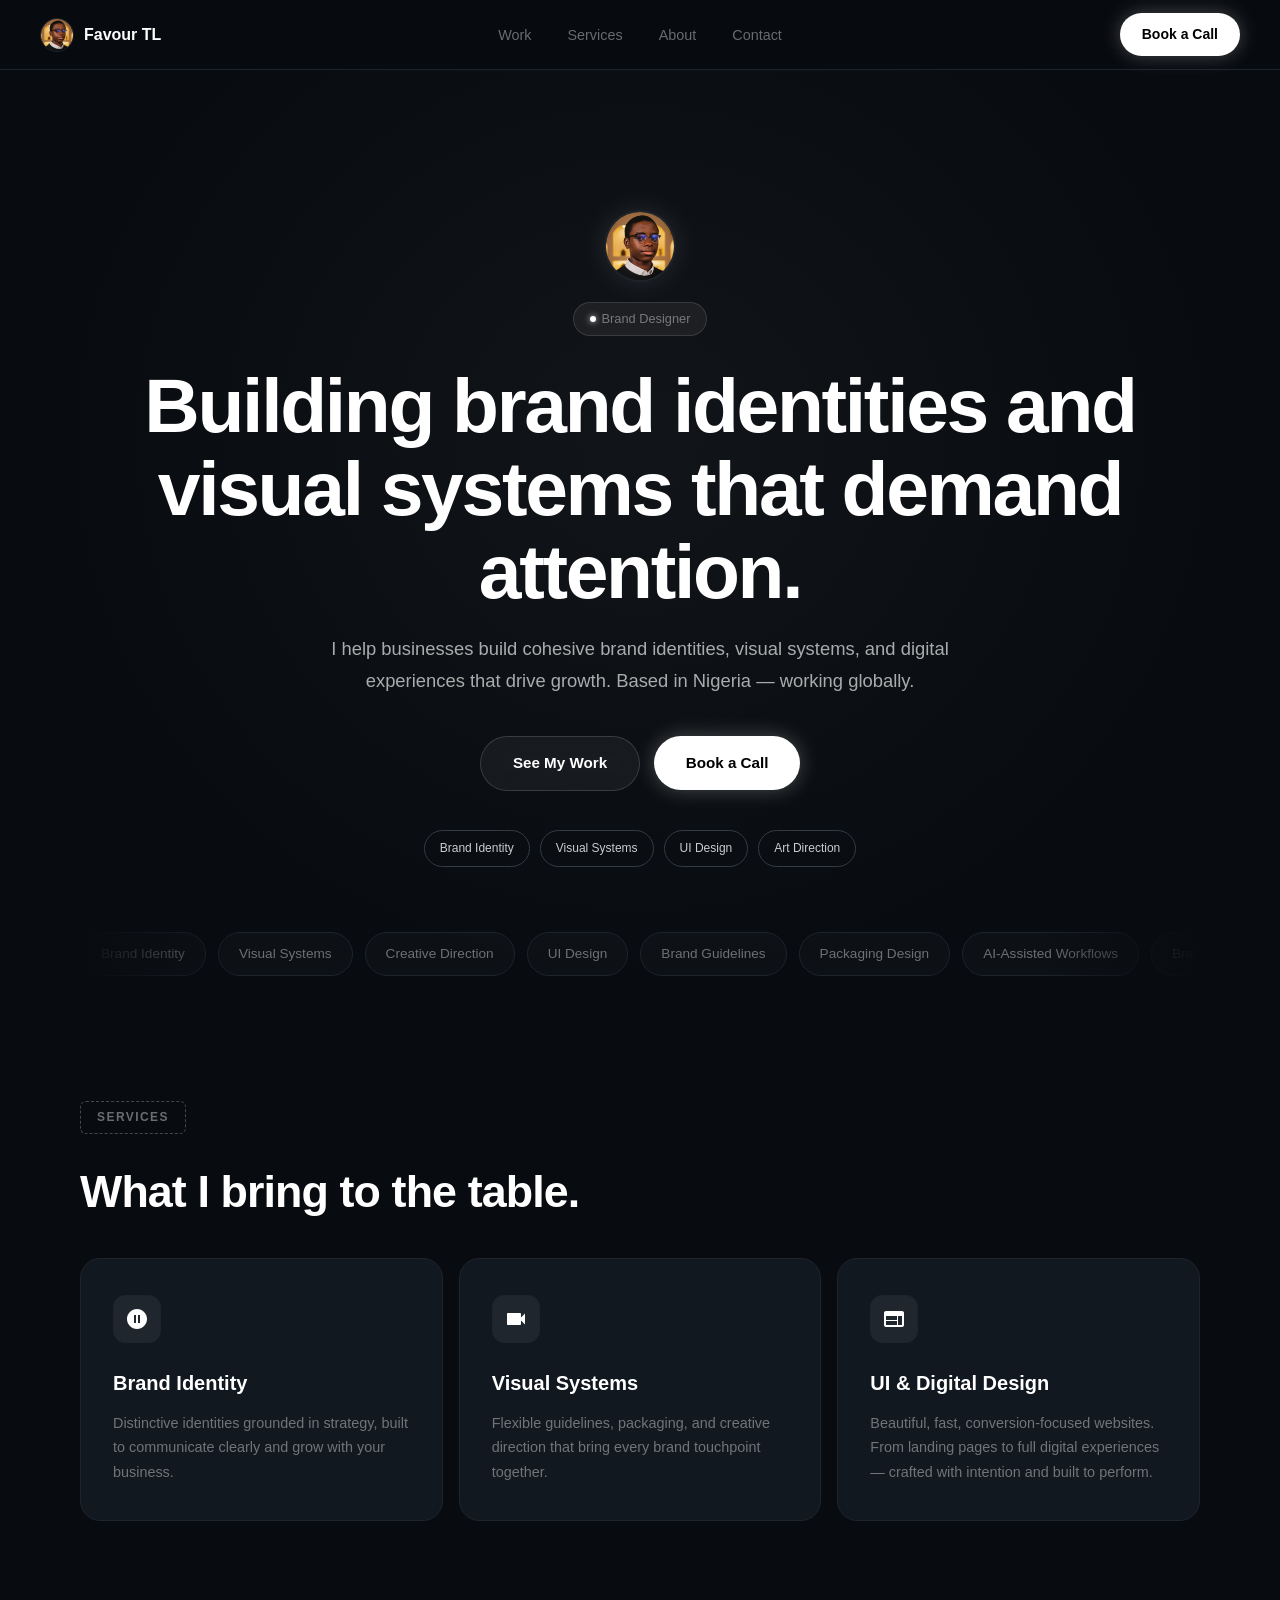
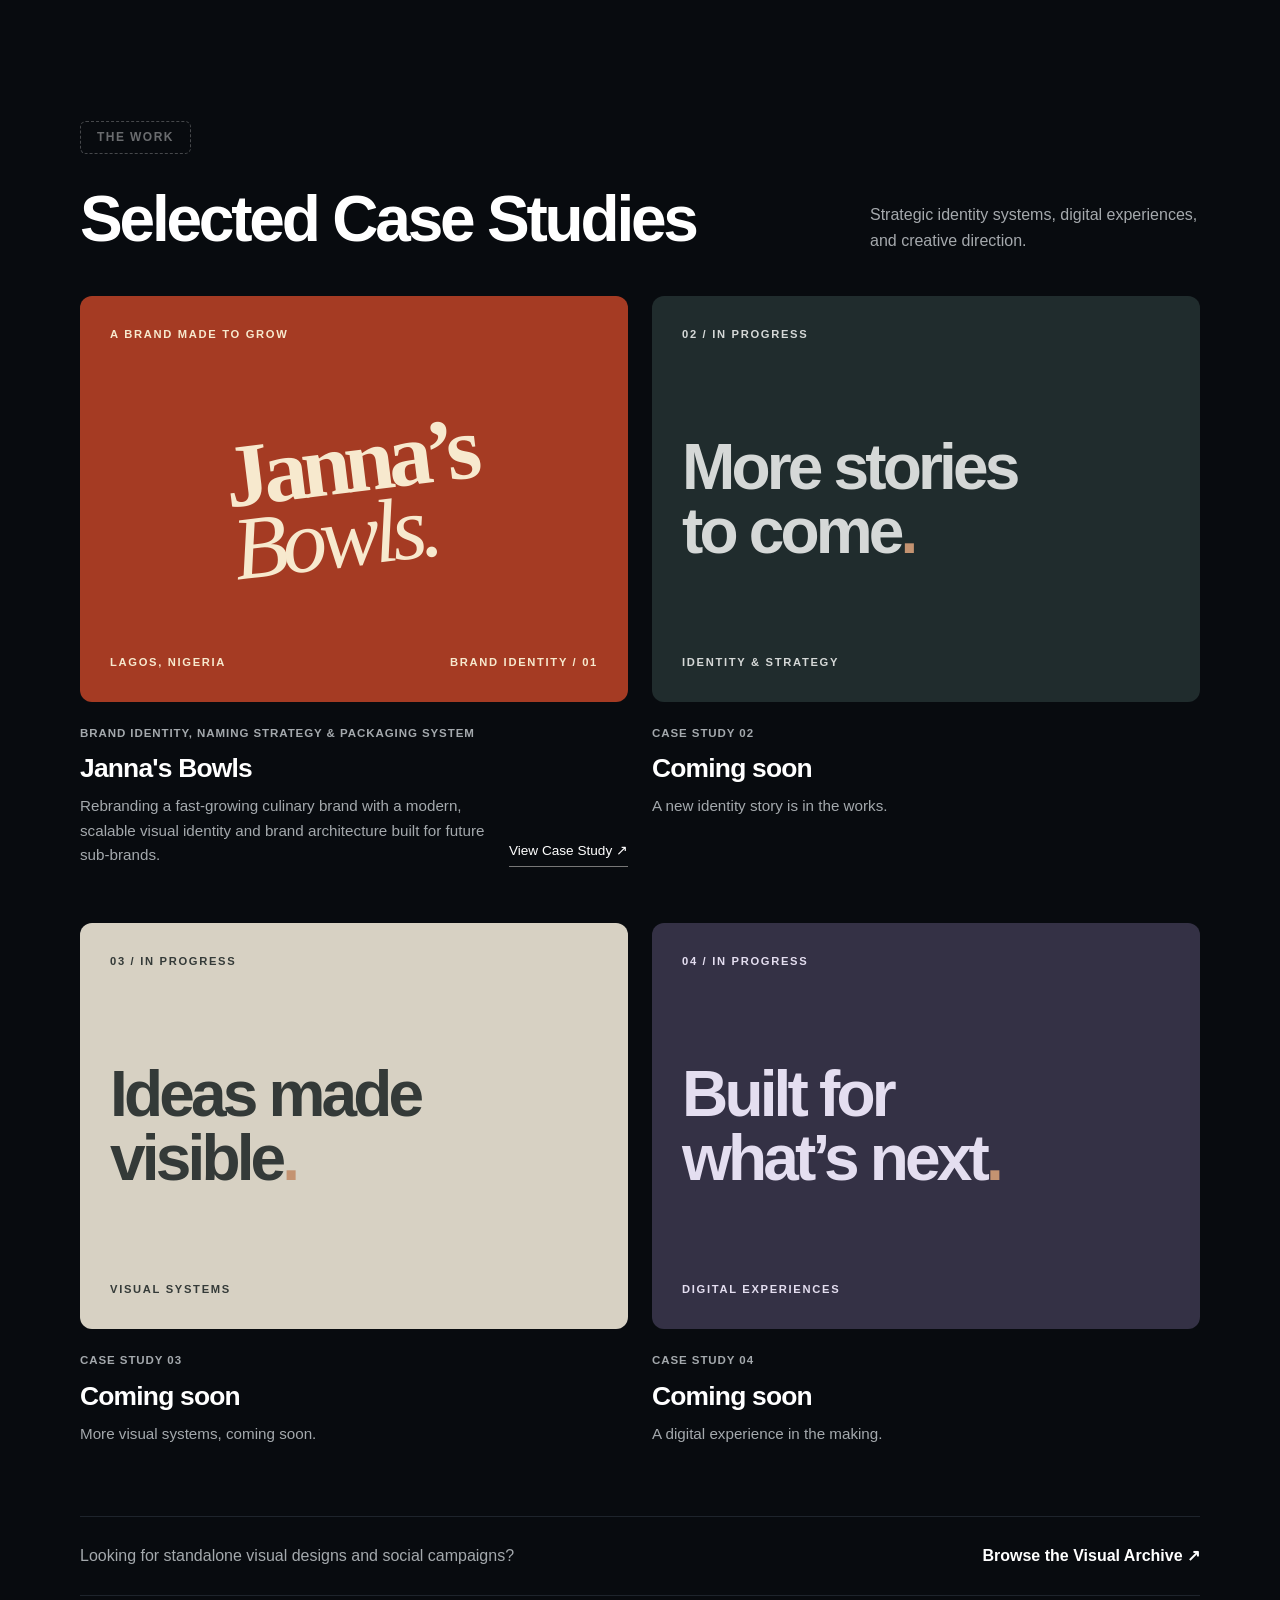
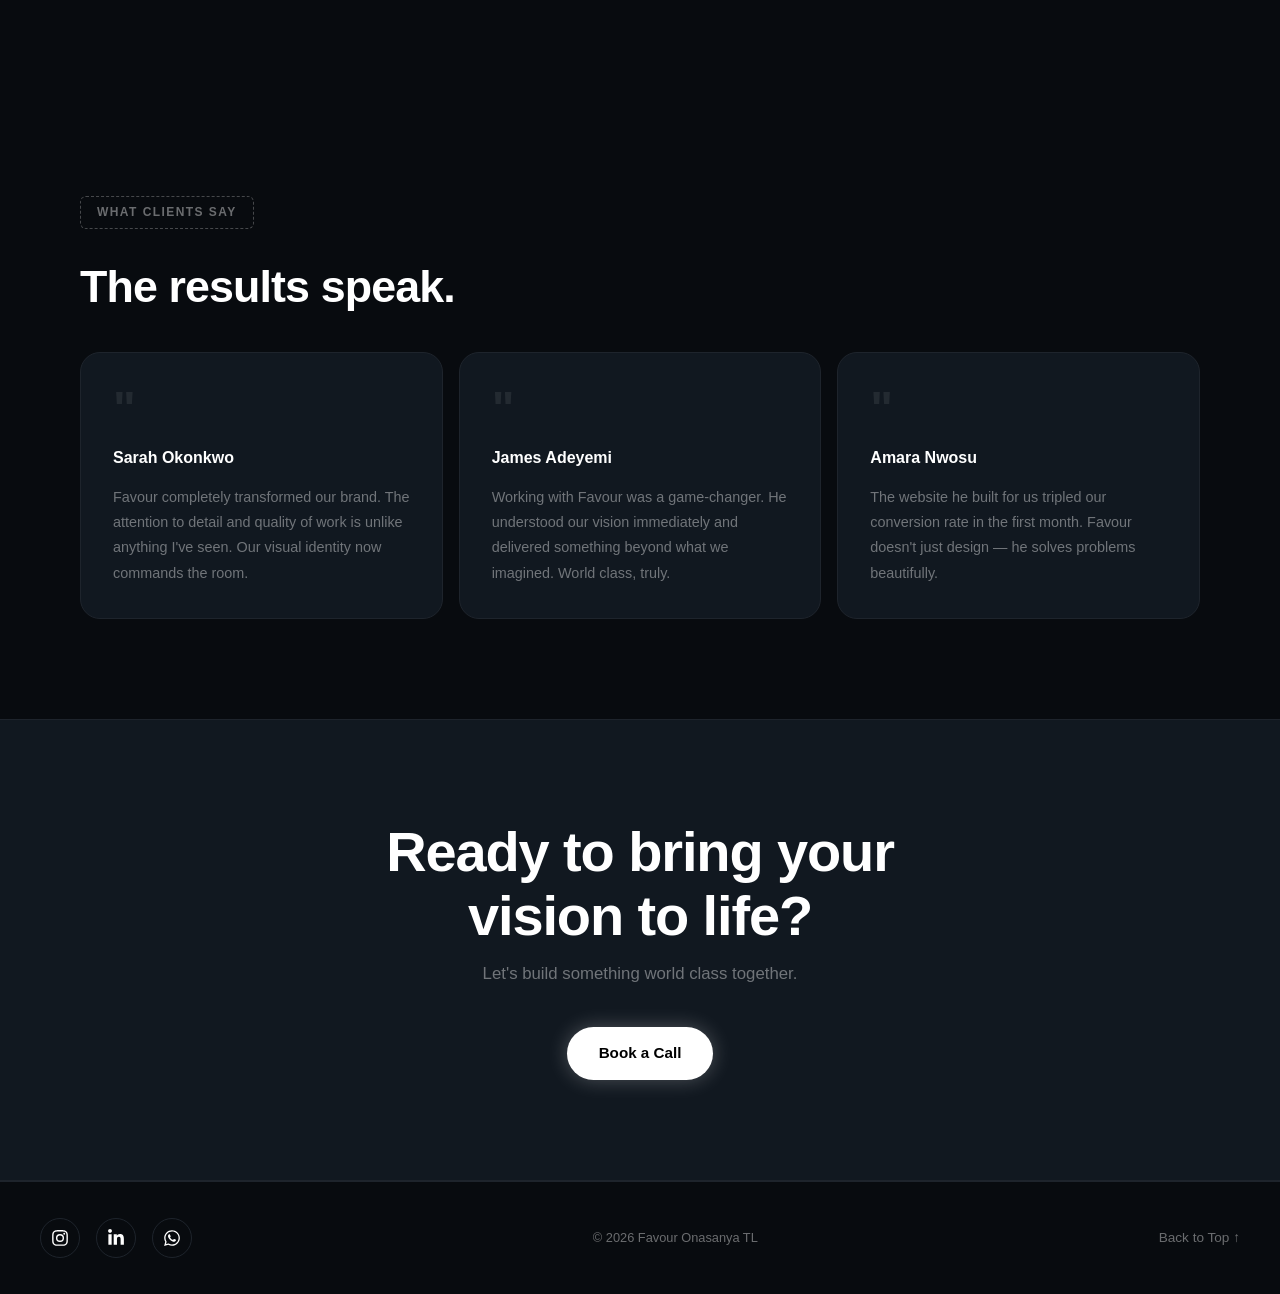
<file: index.html>
<!DOCTYPE html>
<html lang="en">
<head>
<meta charset="UTF-8">
<meta name="viewport" content="width=device-width, initial-scale=1.0">
<title>Favour TL — Brand Designer | Brand Identity &amp; Visual Systems</title>
<link rel="icon" type="image/jpeg" href="images/favour.jpeg">
<link rel="preconnect" href="https://api.fontshare.com">
<link href="https://api.fontshare.com/v2/css?f[]=satoshi@700,500,400&display=swap" rel="stylesheet">
<style>
  *, *::before, *::after { box-sizing: border-box; margin: 0; padding: 0; }

  :root {
    --bg: #080B0F;
    --card: #111820;
    --border: #1E242C;
    --text: #FFFFFF;
    --muted: rgba(255,255,255,0.4);
    --glow: rgba(255,255,255,0.15);
  }

  html { scroll-behavior: smooth; }

  body {
    background: var(--bg);
    color: var(--text);
    font-family: 'Satoshi', sans-serif;
    font-weight: 400;
    overflow-x: hidden;
    line-height: 1.6;
  }

  ::-webkit-scrollbar { width: 6px; }
  ::-webkit-scrollbar-track { background: var(--bg); }
  ::-webkit-scrollbar-thumb { background: var(--border); border-radius: 3px; }

  /* ══════════════════════════════════════════
     BUTTONS
  ══════════════════════════════════════════ */

  .btn-primary {
    display: inline-flex;
    align-items: center;
    justify-content: center;
    gap: 8px;
    padding: 14px 32px;
    background: #fff;
    color: #000;
    border: none;
    border-radius: 999px;
    font-family: 'Satoshi', sans-serif;
    font-weight: 700;
    font-size: 0.95rem;
    cursor: pointer;
    text-decoration: none;
    position: relative;
    overflow: hidden;
    box-shadow: 0 0 20px rgba(255,255,255,0.25);
    animation: glowPulse 3s ease-in-out infinite;
    transition: box-shadow 0.3s ease, transform 0.3s ease;
    white-space: nowrap;
  }

  .btn-primary::before {
    content: '';
    position: absolute;
    top: 0; left: -75%;
    width: 50%;
    height: 100%;
    background: linear-gradient(120deg, transparent 0%, rgba(255,255,255,0.6) 50%, transparent 100%);
    animation: gleam 3s ease-in-out infinite;
    pointer-events: none;
  }

  .btn-primary:hover {
    box-shadow: 0 0 40px rgba(255,255,255,0.5);
    transform: translateY(-1px);
  }

  .btn-primary:hover::before { animation-duration: 1.5s; }

  @keyframes gleam {
    0% { left: -75%; }
    100% { left: 125%; }
  }

  @keyframes glowPulse {
    0%, 100% { box-shadow: 0 0 20px rgba(255,255,255,0.25); }
    50% { box-shadow: 0 0 35px rgba(255,255,255,0.45); }
  }

  .btn-secondary {
    display: inline-flex;
    align-items: center;
    justify-content: center;
    gap: 8px;
    padding: 14px 32px;
    background: rgba(255,255,255,0.05);
    color: #fff;
    border: 1px solid rgba(255,255,255,0.15);
    border-radius: 999px;
    font-family: 'Satoshi', sans-serif;
    font-weight: 700;
    font-size: 0.95rem;
    cursor: pointer;
    text-decoration: none;
    backdrop-filter: blur(10px);
    -webkit-backdrop-filter: blur(10px);
    transition: box-shadow 0.3s ease, transform 0.3s ease, border-color 0.3s ease;
    white-space: nowrap;
  }

  .btn-secondary:hover {
    box-shadow: 0 0 20px rgba(255,255,255,0.3);
    border-color: rgba(255,255,255,0.4);
    transform: translateY(-1px);
  }

  /* ══════════════════════════════════════════
     NAVIGATION
  ══════════════════════════════════════════ */

  nav {
    position: sticky;
    top: 0;
    z-index: 1000;
    background: rgba(8, 11, 15, 0.8);
    backdrop-filter: blur(20px);
    -webkit-backdrop-filter: blur(20px);
    border-bottom: 1px solid var(--border);
    padding: 0 40px;
    height: 70px;
    display: flex;
    align-items: center;
    justify-content: space-between;
  }

  .nav-brand {
    display: flex;
    align-items: center;
    gap: 10px;
    text-decoration: none;
    flex-shrink: 0;
  }

  .nav-avatar {
    width: 34px;
    height: 34px;
    border-radius: 50%;
    object-fit: cover;
    border: 1px solid var(--border);
  }

  .nav-name {
    font-weight: 700;
    font-size: 1rem;
    color: #fff;
  }

  .nav-links {
    display: flex;
    align-items: center;
    gap: 36px;
    list-style: none;
    position: absolute;
    left: 50%;
    transform: translateX(-50%);
  }

  .nav-links a {
    color: var(--muted);
    text-decoration: none;
    font-size: 0.9rem;
    font-weight: 500;
    transition: color 0.3s ease;
  }

  .nav-links a:hover { color: #fff; }

  .nav-cta { flex-shrink: 0; }
  .nav-cta .btn-primary { padding: 10px 22px; font-size: 0.875rem; }

  /* Mobile nav */
  .hamburger {
    display: none;
    flex-direction: column;
    gap: 5px;
    cursor: pointer;
    padding: 4px;
    background: none;
    border: none;
    z-index: 1001;
    position: relative;
  }

  .hamburger span {
    display: block;
    width: 24px;
    height: 2.5px;
    background: #fff;
    border-radius: 999px;
    transition: all 0.3s ease;
  }

  .hamburger.active span:nth-child(1) { transform: translateY(7.5px) rotate(45deg); }
  .hamburger.active span:nth-child(2) { opacity: 0; transform: scaleX(0); }
  .hamburger.active span:nth-child(3) { transform: translateY(-7.5px) rotate(-45deg); }

  .mobile-menu {
    display: none;
    position: fixed;
    inset: 0;
    z-index: 999;
    background: var(--bg);
    flex-direction: column;
    align-items: center;
    justify-content: center;
    gap: 40px;
    opacity: 0;
    transition: opacity 0.3s ease;
  }

  .mobile-menu.open { display: flex; opacity: 1; }

  .mobile-menu a {
    color: var(--muted);
    text-decoration: none;
    font-size: 2rem;
    font-weight: 700;
    transition: color 0.3s ease;
  }

  .mobile-menu a:hover { color: #fff; }

  /* Mobile CTA fix */
  .mobile-menu .btn-primary {
    background: #fff !important;
    color: #000 !important;
    opacity: 1 !important;
    visibility: visible !important;
    font-size: 1.1rem !important;
    padding: 16px 40px !important;
  }

  /* ══════════════════════════════════════════
     SECTION LABELS
  ══════════════════════════════════════════ */

  .section-label {
    display: inline-block;
    border: 1px dashed rgba(255,255,255,0.25);
    padding: 6px 16px;
    border-radius: 6px;
    font-size: 0.75rem;
    font-weight: 700;
    letter-spacing: 0.12em;
    color: var(--muted);
    text-transform: uppercase;
    margin-bottom: 32px;
  }

  /* ══════════════════════════════════════════
     HERO
  ══════════════════════════════════════════ */

  .hero {
    min-height: 100vh;
    display: flex;
    flex-direction: column;
    align-items: center;
    justify-content: center;
    text-align: center;
    padding: 80px 40px 0;
    position: relative;
    overflow: hidden;
  }

  .hero-bg {
    position: absolute;
    inset: 0;
    background: radial-gradient(ellipse at 50% 40%, rgba(255,255,255,0.04) 0%, transparent 70%);
    animation: heroBg 8s ease-in-out infinite alternate;
    pointer-events: none;
  }

  @keyframes heroBg {
    0% { opacity: 0.5; transform: scale(1); }
    100% { opacity: 1; transform: scale(1.05); }
  }

  .hero-avatar {
    width: 72px;
    height: 72px;
    border-radius: 50%;
    object-fit: cover;
    border: 2px solid var(--border);
    margin-bottom: 20px;
    position: relative;
    z-index: 1;
    box-shadow: 0 0 30px rgba(255,255,255,0.1);
  }

  .hero-badge {
    display: inline-flex;
    align-items: center;
    gap: 6px;
    background: rgba(255,255,255,0.06);
    border: 1px solid rgba(255,255,255,0.12);
    border-radius: 999px;
    padding: 6px 16px;
    font-size: 0.8rem;
    color: var(--muted);
    margin-bottom: 28px;
    position: relative;
    z-index: 1;
  }

  .hero-badge::before {
    content: '';
    width: 6px; height: 6px;
    background: #fff;
    border-radius: 50%;
    box-shadow: 0 0 6px rgba(255,255,255,0.8);
    animation: blink 2s ease-in-out infinite;
  }

  @keyframes blink {
    0%, 100% { opacity: 1; }
    50% { opacity: 0.3; }
  }

  .hero h1 {
    font-size: clamp(2.8rem, 6vw, 5.5rem);
    font-weight: 700;
    line-height: 1.08;
    letter-spacing: -0.03em;
    margin-bottom: 20px;
    position: relative;
    z-index: 1;
    max-width: 900px;
  }

  .hero-sub {
    font-size: clamp(1rem, 2vw, 1.15rem);
    color: var(--muted);
    max-width: 500px;
    margin-bottom: 40px;
    position: relative;
    z-index: 1;
    line-height: 1.7;
  }

  .hero-ctas {
    display: flex;
    gap: 14px;
    position: relative;
    z-index: 1;
    flex-wrap: wrap;
    justify-content: center;
  }

  /* ── TICKER ── */
  .ticker-wrap {
    width: 100%;
    overflow: hidden;
    position: relative;
    padding: 60px 0 0;
  }

  .ticker-wrap::before,
  .ticker-wrap::after {
    content: '';
    position: absolute;
    top: 0; bottom: 0;
    width: 160px;
    z-index: 2;
    pointer-events: none;
  }

  .ticker-wrap::before {
    left: 0;
    background: linear-gradient(to right, var(--bg) 0%, transparent 100%);
  }

  .ticker-wrap::after {
    right: 0;
    background: linear-gradient(to left, var(--bg) 0%, transparent 100%);
  }

  .ticker-track {
    display: flex;
    gap: 12px;
    animation: tickerScroll 30s linear infinite;
    width: max-content;
  }

  @keyframes tickerScroll {
    0% { transform: translateX(0); }
    100% { transform: translateX(-50%); }
  }

  .skill-pill {
    display: inline-flex;
    align-items: center;
    padding: 10px 20px;
    border: 1px solid var(--border);
    border-radius: 999px;
    font-size: 0.85rem;
    color: var(--muted);
    white-space: nowrap;
    background: rgba(255,255,255,0.02);
    transition: color 0.3s ease, border-color 0.3s ease;
  }

  .skill-pill:hover {
    color: #fff;
    border-color: rgba(255,255,255,0.3);
  }

  /* ══════════════════════════════════════════
     SECTIONS
  ══════════════════════════════════════════ */

  section {
    padding: 100px 40px;
    max-width: 1200px;
    margin: 0 auto;
  }

  /* ══════════════════════════════════════════
     SERVICES
  ══════════════════════════════════════════ */

  .services-row {
    display: flex;
    gap: 16px;
    align-items: stretch;
  }

  .service-card {
    flex: 1;
    background: var(--card);
    border: 1px solid var(--border);
    border-radius: 20px;
    padding: 36px 32px;
    cursor: default;
    transition: flex 0.4s ease, box-shadow 0.4s ease, transform 0.4s ease;
    overflow: hidden;
    min-width: 0;
  }

  .services-row:hover .service-card { flex: 0.7; }
  .services-row:hover .service-card:hover {
    flex: 1.6;
    box-shadow: 0 0 40px rgba(255,255,255,0.08);
    transform: translateY(-4px);
  }

  .service-icon {
    width: 48px;
    height: 48px;
    display: flex;
    align-items: center;
    justify-content: center;
    background: rgba(255,255,255,0.06);
    border: 1px solid var(--border);
    border-radius: 12px;
    margin-bottom: 24px;
    transition: background 0.3s ease;
  }

  .service-card:hover .service-icon { background: rgba(255,255,255,0.12); }
  .service-icon svg { width: 24px; height: 24px; fill: #fff; }

  .service-card h3 {
    font-size: 1.25rem;
    font-weight: 700;
    margin-bottom: 12px;
    white-space: nowrap;
    overflow: hidden;
    text-overflow: ellipsis;
  }

  .service-card p {
    font-size: 0.9rem;
    color: var(--muted);
    line-height: 1.7;
    transition: color 0.3s ease;
  }

  .service-card:hover p { color: rgba(255,255,255,0.7); }

  /* ══════════════════════════════════════════
     WORK GRID
  ══════════════════════════════════════════ */

  .work-grid {
    display: grid;
    grid-template-columns: repeat(2, 1fr);
    gap: 16px;
  }

  .work-grid .project-card:nth-child(1),
  .work-grid .project-card:nth-child(6) { grid-column: span 2; }

  .project-card {
    position: relative;
    border-radius: 16px;
    overflow: hidden;
    border: 1px solid var(--border);
    cursor: pointer;
    aspect-ratio: 16/9;
    display: block;
    text-decoration: none;
  }

  .project-card:nth-child(1),
  .project-card:nth-child(6) { aspect-ratio: 21/9; }

  .project-card img {
    width: 100%;
    height: 100%;
    object-fit: cover;
    filter: grayscale(100%) opacity(60%);
    transition: filter 0.4s ease, transform 0.4s ease;
    display: block;
  }

  .project-card:hover img {
    filter: grayscale(0%) opacity(100%);
    transform: scale(1.03);
  }

  .project-overlay {
    position: absolute;
    inset: 0;
    background: linear-gradient(to top, rgba(8,11,15,0.9) 0%, transparent 60%);
    display: flex;
    flex-direction: column;
    justify-content: flex-end;
    padding: 28px;
    opacity: 0;
    transition: opacity 0.4s ease;
  }

  .project-card:hover .project-overlay { opacity: 1; }

  .project-overlay h4 {
    font-size: 1.1rem;
    font-weight: 700;
    margin-bottom: 4px;
  }

  .project-overlay span {
    font-size: 0.8rem;
    color: var(--muted);
    text-transform: uppercase;
    letter-spacing: 0.1em;
  }

  /* ══════════════════════════════════════════
     LOGO TICKER
  ══════════════════════════════════════════ */

  .logo-ticker-wrap {
    width: 100%;
    overflow: hidden;
    position: relative;
    padding: 20px 0;
  }

  .logo-ticker-wrap::before,
  .logo-ticker-wrap::after {
    content: '';
    position: absolute;
    top: 0; bottom: 0;
    width: 160px;
    z-index: 2;
    pointer-events: none;
  }

  .logo-ticker-wrap::before {
    left: 0;
    background: linear-gradient(to right, var(--bg) 0%, transparent 100%);
  }

  .logo-ticker-wrap::after {
    right: 0;
    background: linear-gradient(to left, var(--bg) 0%, transparent 100%);
  }

  .logo-ticker-track {
    display: flex;
    gap: 24px;
    animation: tickerScroll 25s linear infinite;
    width: max-content;
  }

  .logo-box {
    width: 140px;
    height: 60px;
    background: var(--card);
    border: 1px solid var(--border);
    border-radius: 12px;
    display: flex;
    align-items: center;
    justify-content: center;
    font-size: 0.8rem;
    font-weight: 700;
    color: rgba(255,255,255,0.3);
    transition: color 0.3s ease, border-color 0.3s ease;
    cursor: default;
    flex-shrink: 0;
  }

  .logo-box:hover {
    color: #fff;
    border-color: rgba(255,255,255,0.3);
  }

  /* ══════════════════════════════════════════
     TESTIMONIALS
  ══════════════════════════════════════════ */

  .testimonials-row {
    display: grid;
    grid-template-columns: repeat(3, 1fr);
    gap: 16px;
  }

  .testimonial-card {
    background: var(--card);
    border: 1px solid var(--border);
    border-radius: 20px;
    padding: 32px;
    transition: box-shadow 0.3s ease, border-color 0.3s ease;
    cursor: default;
  }

  .testimonial-card:hover {
    box-shadow: 0 0 30px rgba(255,255,255,0.08);
    border-color: rgba(255,255,255,0.2);
  }

  .testimonial-card:hover .testimonial-text { color: rgba(255,255,255,0.85); }

  .testimonial-name {
    font-weight: 700;
    font-size: 1rem;
    margin-bottom: 14px;
    color: #fff;
  }

  .testimonial-text {
    font-size: 0.9rem;
    color: var(--muted);
    line-height: 1.75;
    transition: color 0.3s ease;
  }

  .quote-mark {
    font-size: 3rem;
    line-height: 1;
    color: rgba(255,255,255,0.08);
    font-weight: 700;
    margin-bottom: 12px;
    display: block;
  }

  /* ══════════════════════════════════════════
     CTA SECTION
  ══════════════════════════════════════════ */

  .cta-section {
    background: var(--card);
    border-top: 1px solid var(--border);
    border-bottom: 1px solid var(--border);
    text-align: center;
    padding: 100px 40px;
  }

  .cta-section h2 {
    font-size: clamp(2rem, 5vw, 3.5rem);
    font-weight: 700;
    margin-bottom: 12px;
    line-height: 1.15;
    letter-spacing: -0.02em;
  }

  .cta-section p {
    color: var(--muted);
    margin-bottom: 40px;
    font-size: 1.05rem;
  }

  /* ══════════════════════════════════════════
     FOOTER
  ══════════════════════════════════════════ */

  footer {
    background: var(--bg);
    border-top: 1px solid var(--border);
    padding: 36px 40px;
    display: flex;
    align-items: center;
    justify-content: space-between;
    flex-wrap: wrap;
    gap: 20px;
  }

  .footer-socials {
    display: flex;
    gap: 16px;
    align-items: center;
  }

  .social-link {
    width: 40px;
    height: 40px;
    display: flex;
    align-items: center;
    justify-content: center;
    border-radius: 50%;
    border: 1px solid var(--border);
    transition: box-shadow 0.3s ease, border-color 0.3s ease;
    text-decoration: none;
  }

  .social-link svg {
    width: 18px; height: 18px;
    fill: #fff;
    transition: filter 0.3s ease;
  }

  .social-link:hover {
    box-shadow: 0 0 16px rgba(255,255,255,0.3);
    border-color: rgba(255,255,255,0.4);
  }

  .footer-copy {
    font-size: 0.8rem;
    color: var(--muted);
    text-align: center;
    flex: 1;
  }

  .footer-top {
    font-size: 0.85rem;
    color: var(--muted);
    text-decoration: none;
    transition: color 0.3s ease;
  }

  .footer-top:hover { color: #fff; }

  /* ══════════════════════════════════════════
     SCROLL ANIMATIONS
  ══════════════════════════════════════════ */

  .fade-up {
    opacity: 0;
    transform: translateY(30px);
    transition: opacity 0.7s ease, transform 0.7s ease;
  }

  .fade-up.visible { opacity: 1; transform: translateY(0); }
  .fade-up-delay-1 { transition-delay: 0.1s; }
  .fade-up-delay-2 { transition-delay: 0.2s; }
  .fade-up-delay-3 { transition-delay: 0.3s; }

  /* ══════════════════════════════════════════
     RESPONSIVE
  ══════════════════════════════════════════ */

  @media (max-width: 900px) {
    .nav-links { display: none; }
    .hamburger { display: flex; }
    .services-row { flex-direction: column; }
    .services-row:hover .service-card { flex: 1; }
    .services-row:hover .service-card:hover { flex: 1; transform: translateY(-4px); }
    .testimonials-row { grid-template-columns: 1fr; }
    nav { padding: 0 20px; }
  }

  @media (max-width: 700px) {
    .work-grid { grid-template-columns: 1fr; }
    .work-grid .project-card:nth-child(1),
    .work-grid .project-card:nth-child(6) { grid-column: span 1; aspect-ratio: 16/9; }
    section { padding: 70px 20px; }
    .hero { padding: 80px 20px 0; }
    footer { padding: 28px 20px; }
  }

  /* Brand-focused homepage */
  .hero { padding-top: 140px; }
  .hero h1 { max-width: 1040px; }
  .hero-sub { max-width: 650px; color: rgba(255,255,255,.65); }
  .hero-pillars { display:flex; flex-wrap:wrap; justify-content:center; gap:10px; margin-top:40px; position:relative; z-index:1; }
  .hero-pillars span { border:1px solid #343b43; padding:8px 15px; border-radius:999px; font-size:.75rem; color:#c9cdd1; }
  .ticker-wrap { margin-top: 40px; padding: 25px 0; }
  .ticker-copy { display:flex; gap:12px; }
  .work-heading { display:flex; justify-content:space-between; align-items:end; gap:24px; margin-bottom:42px; }
  .work-heading h2 { font-size:clamp(2.5rem,5vw,4.5rem); line-height:1.05; letter-spacing:-.05em; }
  .work-heading p { max-width:330px; color:#a5a9ad; }
  .case-grid { display:grid; grid-template-columns:repeat(2,minmax(0,1fr)); gap:56px 24px; }
  .case-art { min-height:360px; aspect-ratio: 1.35; border-radius:12px; overflow:hidden; display:flex; flex-direction:column; justify-content:space-between; padding:30px; text-decoration:none; transition:transform .3s ease; }
  a.case-art:hover { transform:translateY(-4px); }
  .janna-art { background:#a53b23; color:#f7e9ce; }
  .art-eyebrow,.art-bottom,.upcoming-art > span,.upcoming-art small { font-size:.7rem; text-transform:uppercase; letter-spacing:.15em; font-weight:700; }
  .art-mark { align-self:center; font-family:Georgia,serif; font-weight:700; font-size:clamp(3.5rem,7vw,6.5rem); line-height:.82; letter-spacing:-.07em; transform:rotate(-7deg); }
  .art-mark em { font-weight:400; }
  .art-bottom { display:flex; justify-content:space-between; gap:20px; }
  .upcoming-art { color:#d5d8d7; background:#202c2d; }
  .upcoming-art strong { font-size:clamp(2.4rem,5vw,4.5rem); line-height:1; letter-spacing:-.06em; }
  .upcoming-art strong span { color:#c49371; }
  .art-three { background:#d7d1c3; color:#343a38; }
  .art-four { background:#343145; color:#e4def0; }
  .case-info { display:flex; justify-content:space-between; gap:20px; padding-top:22px; }
  .case-info h3 { font-size:1.65rem; letter-spacing:-.03em; margin:5px 0; }
  .case-scope { color:#a4a9ad; font-size:.72rem; font-weight:700; letter-spacing:.08em; text-transform:uppercase; }
  .case-summary { color:#a4a9ad; max-width:470px; font-size:.95rem; }
  .case-link { flex-shrink:0; align-self:end; color:#fff; text-decoration:none; border-bottom:1px solid #777; padding-bottom:4px; font-size:.85rem; }
  .case-link:hover,.archive-prompt a:hover { color:#e8a78b; }
  .archive-prompt { margin-top:70px; padding:26px 0; border-top:1px solid var(--border); border-bottom:1px solid var(--border); display:flex; justify-content:space-between; gap:20px; color:#a4a9ad; }
  .archive-prompt a { color:#fff; text-decoration:none; font-weight:700; }
  @media (max-width:700px) { .hero { padding-top:120px; } .case-grid { grid-template-columns:1fr; gap:40px; } .case-art { min-height:280px; } .work-heading,.archive-prompt,.case-info { align-items:flex-start; flex-direction:column; } .case-link { align-self:flex-start; } }
  @media (prefers-reduced-motion: reduce) { *, *::before, *::after { animation-duration:.01ms !important; animation-iteration-count:1 !important; scroll-behavior:auto !important; transition-duration:.01ms !important; } }

</style>
</head>
<body>

<!-- ══ MOBILE MENU ══ -->
<div class="mobile-menu" id="mobileMenu">
  <a href="index.html" onclick="closeMobile()">Work</a>
  <a href="#services" onclick="closeMobile()">Services</a>
  <a href="about.html" onclick="closeMobile()">About</a>
  <a href="#contact" onclick="closeMobile()">Contact</a>
  <a href="https://calendly.com" target="_blank" class="btn-primary" style="margin-top:20px;" onclick="closeMobile()">Book a Call</a>
</div>

<!-- ══ NAV ══ -->
<nav>
  <a href="index.html" class="nav-brand">
    <img src="images/favour.jpeg" alt="Favour TL" class="nav-avatar">
    <span class="nav-name">Favour TL</span>
  </a>

  <ul class="nav-links">
    <li><a href="#work">Work</a></li>
    <li><a href="#services">Services</a></li>
    <li><a href="about.html">About</a></li>
    <li><a href="#contact">Contact</a></li>
  </ul>

  <div class="nav-cta">
    <a href="https://calendly.com" target="_blank" class="btn-primary">Book a Call</a>
  </div>

  <button class="hamburger" id="hamburger" aria-label="Menu">
    <span></span><span></span><span></span>
  </button>
</nav>

<!-- ══ HERO ══ -->
<section class="hero" id="home">
  <div class="hero-bg"></div>

  <img src="images/favour.jpeg" alt="Favour TL" class="hero-avatar fade-up">
  <div class="hero-badge fade-up fade-up-delay-1">Brand Designer</div>

  <h1 class="fade-up fade-up-delay-1">Building brand identities and visual systems that demand attention.</h1>

  <p class="hero-sub fade-up fade-up-delay-2">
    I help businesses build cohesive brand identities, visual systems, and digital experiences that drive growth. Based in Nigeria — working globally.
  </p>

  <div class="hero-ctas fade-up fade-up-delay-3">
    <a href="#work" class="btn-secondary">See My Work</a>
    <a href="https://calendly.com" target="_blank" class="btn-primary">Book a Call</a>
  </div>

  <div class="hero-pillars fade-up" aria-label="Areas of focus">
    <span>Brand Identity</span><span>Visual Systems</span><span>UI Design</span><span>Art Direction</span>
  </div>
  <div class="ticker-wrap" aria-label="Brand design skills">
    <div class="ticker-track">
      <span class="skill-pill">Brand Identity</span>
      <span class="skill-pill">Visual Systems</span>
      <span class="skill-pill">Creative Direction</span>
      <span class="skill-pill">UI Design</span>
      <span class="skill-pill">Brand Guidelines</span>
      <span class="skill-pill">Packaging Design</span>
      <span class="skill-pill">AI-Assisted Workflows</span>
      <div class="ticker-copy" aria-hidden="true">
      <span class="skill-pill">Brand Identity</span>
      <span class="skill-pill">Visual Systems</span>
      <span class="skill-pill">Creative Direction</span>
      <span class="skill-pill">UI Design</span>
      <span class="skill-pill">Brand Guidelines</span>
      <span class="skill-pill">Packaging Design</span>
      <span class="skill-pill">AI-Assisted Workflows</span>
      </div>
    </div>
  </div>
</section>

<!-- ══ SERVICES ══ -->
<section id="services">
  <div class="fade-up">
    <span class="section-label">Services</span>
  </div>
  <h2 class="fade-up" style="font-size: clamp(1.8rem,4vw,2.8rem); font-weight:700; letter-spacing:-0.02em; margin-bottom:40px; line-height:1.15;">
    What I bring to the table.
  </h2>

  <div class="services-row fade-up">
    <div class="service-card">
      <div class="service-icon">
        <svg viewBox="0 0 24 24"><path d="M12 2C6.48 2 2 6.48 2 12s4.48 10 10 10 10-4.48 10-10S17.52 2 12 2zm-1 14H9V8h2v8zm4 0h-2V8h2v8z"/></svg>
      </div>
      <h3>Brand Identity</h3>
      <p>Distinctive identities grounded in strategy, built to communicate clearly and grow with your business.</p>
    </div>

    <div class="service-card">
      <div class="service-icon">
        <svg viewBox="0 0 24 24"><path d="M17 10.5V7c0-.55-.45-1-1-1H4c-.55 0-1 .45-1 1v10c0 .55.45 1 1 1h12c.55 0 1-.45 1-1v-3.5l4 4v-11l-4 4z"/></svg>
      </div>
      <h3>Visual Systems</h3>
      <p>Flexible guidelines, packaging, and creative direction that bring every brand touchpoint together.</p>
    </div>

    <div class="service-card">
      <div class="service-icon">
        <svg viewBox="0 0 24 24"><path d="M20 4H4c-1.1 0-2 .9-2 2v12c0 1.1.9 2 2 2h16c1.1 0 2-.9 2-2V6c0-1.1-.9-2-2-2zm-5 14H4v-4h11v4zm0-5H4V9h11v4zm5 5h-4V9h4v9z"/></svg>
      </div>
      <h3>UI &amp; Digital Design</h3>
      <p>Beautiful, fast, conversion-focused websites. From landing pages to full digital experiences — crafted with intention and built to perform.</p>
    </div>
  </div>
</section>

<!-- ══ SELECTED CASE STUDIES ══ -->
<section id="work">
  <span class="section-label fade-up">The Work</span>
  <div class="work-heading fade-up">
    <h2>Selected Case Studies</h2>
    <p>Strategic identity systems, digital experiences, and creative direction.</p>
  </div>
  <div class="case-grid">
    <article class="case-card case-featured fade-up">
      <a class="case-art janna-art" href="/work/jannas-bowls" aria-label="View Janna's Bowls case study">
        <span class="art-eyebrow">A brand made to grow</span><span class="art-mark">Janna’s<br><em>Bowls.</em></span><span class="art-bottom">Lagos, Nigeria <span>Brand identity / 01</span></span>
      </a>
      <div class="case-info"><div><p class="case-scope">Brand Identity, Naming Strategy &amp; Packaging System</p><h3>Janna's Bowls</h3><p class="case-summary">Rebranding a fast-growing culinary brand with a modern, scalable visual identity and brand architecture built for future sub-brands.</p></div><a class="case-link" href="/work/jannas-bowls">View Case Study <span aria-hidden="true">↗</span></a></div>
    </article>
    <article class="case-card upcoming fade-up"><div class="case-art upcoming-art art-two"><span>02 / IN PROGRESS</span><strong>More stories<br>to come<span>.</span></strong><small>IDENTITY &amp; STRATEGY</small></div><div class="case-info"><div><p class="case-scope">Case Study 02</p><h3>Coming soon</h3><p class="case-summary">A new identity story is in the works.</p></div></div></article>
    <article class="case-card upcoming fade-up"><div class="case-art upcoming-art art-three"><span>03 / IN PROGRESS</span><strong>Ideas made<br>visible<span>.</span></strong><small>VISUAL SYSTEMS</small></div><div class="case-info"><div><p class="case-scope">Case Study 03</p><h3>Coming soon</h3><p class="case-summary">More visual systems, coming soon.</p></div></div></article>
    <article class="case-card upcoming fade-up"><div class="case-art upcoming-art art-four"><span>04 / IN PROGRESS</span><strong>Built for<br>what’s next<span>.</span></strong><small>DIGITAL EXPERIENCES</small></div><div class="case-info"><div><p class="case-scope">Case Study 04</p><h3>Coming soon</h3><p class="case-summary">A digital experience in the making.</p></div></div></article>
  </div>
  <div class="archive-prompt fade-up"><p>Looking for standalone visual designs and social campaigns?</p><a href="/archive">Browse the Visual Archive <span aria-hidden="true">↗</span></a></div>
</section>

<!-- ══ TESTIMONIALS ══ -->
<section>
  <div class="fade-up">
    <span class="section-label">What Clients Say</span>
  </div>
  <h2 class="fade-up" style="font-size: clamp(1.8rem,4vw,2.8rem); font-weight:700; letter-spacing:-0.02em; margin-bottom:40px; line-height:1.15;">
    The results speak.
  </h2>

  <div class="testimonials-row">
    <div class="testimonial-card fade-up">
      <span class="quote-mark">"</span>
      <p class="testimonial-name">Sarah Okonkwo</p>
      <p class="testimonial-text">Favour completely transformed our brand. The attention to detail and quality of work is unlike anything I've seen. Our visual identity now commands the room.</p>
    </div>
    <div class="testimonial-card fade-up fade-up-delay-1">
      <span class="quote-mark">"</span>
      <p class="testimonial-name">James Adeyemi</p>
      <p class="testimonial-text">Working with Favour was a game-changer. He understood our vision immediately and delivered something beyond what we imagined. World class, truly.</p>
    </div>
    <div class="testimonial-card fade-up fade-up-delay-2">
      <span class="quote-mark">"</span>
      <p class="testimonial-name">Amara Nwosu</p>
      <p class="testimonial-text">The website he built for us tripled our conversion rate in the first month. Favour doesn't just design — he solves problems beautifully.</p>
    </div>
  </div>
</section>

<!-- ══ CTA SECTION ══ -->
<div class="cta-section fade-up" id="contact">
  <h2>Ready to bring your<br>vision to life?</h2>
  <p>Let's build something world class together.</p>
  <a href="https://calendly.com" target="_blank" class="btn-primary">Book a Call</a>
</div>

<!-- ══ FOOTER ══ -->
<footer>
  <div class="footer-socials">
    <a href="https://www.instagram.com/favour_onasanya/" target="_blank" rel="noopener" class="social-link" aria-label="Instagram">
      <svg xmlns="http://www.w3.org/2000/svg" viewBox="0 0 448 512"><path d="M224.3 141a115 115 0 1 0 -.6 230 115 115 0 1 0 .6-230zm-.6 40.4a74.6 74.6 0 1 1 .6 149.2 74.6 74.6 0 1 1 -.6-149.2zm93.4-45.1a26.8 26.8 0 1 1 53.6 0 26.8 26.8 0 1 1 -53.6 0zm129.7 27.2c-1.7-35.9-9.9-67.7-36.2-93.9-26.2-26.2-58-34.4-93.9-36.2-37-2.1-147.9-2.1-184.9 0-35.8 1.7-67.6 9.9-93.9 36.1s-34.4 58-36.2 93.9c-2.1 37-2.1 147.9 0 184.9 1.7 35.9 9.9 67.7 36.2 93.9s58 34.4 93.9 36.2c37 2.1 147.9 2.1 184.9 0 35.9-1.7 67.7-9.9 93.9-36.2 26.2-26.2 34.4-58 36.2-93.9 2.1-37 2.1-147.8 0-184.8zM399 388c-7.8 19.6-22.9 34.7-42.6 42.6-29.5 11.7-99.5 9-132.1 9s-102.7 2.6-132.1-9c-19.6-7.8-34.7-22.9-42.6-42.6-11.7-29.5-9-99.5-9-132.1s-2.6-102.7 9-132.1c7.8-19.6 22.9-34.7 42.6-42.6 29.5-11.7 99.5-9 132.1-9s102.7-2.6 132.1 9c19.6 7.8 34.7 22.9 42.6 42.6 11.7 29.5 9 99.5 9 132.1s2.7 102.7-9 132.1z"/></svg>
    </a>
    <a href="https://www.linkedin.com/in/favour-onasanya-tl-05808222a/" target="_blank" rel="noopener" class="social-link" aria-label="LinkedIn">
      <svg xmlns="http://www.w3.org/2000/svg" viewBox="0 0 448 512"><path d="M100.3 448l-92.9 0 0-299.1 92.9 0 0 299.1zM53.8 108.1C24.1 108.1 0 83.5 0 53.8 0 39.5 5.7 25.9 15.8 15.8s23.8-15.8 38-15.8 27.9 5.7 38 15.8 15.8 23.8 15.8 38c0 29.7-24.1 54.3-53.8 54.3zM447.9 448l-92.7 0 0-145.6c0-34.7-.7-79.2-48.3-79.2-48.3 0-55.7 37.7-55.7 76.7l0 148.1-92.8 0 0-299.1 89.1 0 0 40.8 1.3 0c12.4-23.5 42.7-48.3 87.9-48.3 94 0 111.3 61.9 111.3 142.3l0 164.3-.1 0z"/></svg>
    </a>
    <a href="https://wa.link/fq0u0v" target="_blank" rel="noopener" class="social-link" aria-label="WhatsApp">
      <svg xmlns="http://www.w3.org/2000/svg" viewBox="0 0 448 512"><path d="M380.9 97.1c-41.9-42-97.7-65.1-157-65.1-122.4 0-222 99.6-222 222 0 39.1 10.2 77.3 29.6 111L0 480 117.7 449.1c32.4 17.7 68.9 27 106.1 27l.1 0c122.3 0 224.1-99.6 224.1-222 0-59.3-25.2-115-67.1-157zm-157 341.6c-33.2 0-65.7-8.9-94-25.7l-6.7-4-69.8 18.3 18.6-68.1-4.4-7c-18.5-29.4-28.2-63.3-28.2-98.2 0-101.7 82.8-184.5 184.6-184.5 49.3 0 95.6 19.2 130.4 54.1s56.2 81.2 56.1 130.5c0 101.8-84.9 184.6-186.6 184.6zM325.1 300.5c-5.5-2.8-32.8-16.2-37.9-18-5.1-1.9-8.8-2.8-12.5 2.8s-14.3 18-17.6 21.8c-3.2 3.7-6.5 4.2-12 1.4-32.6-16.3-54-29.1-75.5-66-5.7-9.8 5.7-9.1 16.3-30.3 1.8-3.7 .9-6.9-.5-9.7s-12.5-30.1-17.1-41.2c-4.5-10.8-9.1-9.3-12.5-9.5-3.2-.2-6.9-.2-10.6-.2s-9.7 1.4-14.8 6.9c-5.1 5.6-19.4 19-19.4 46.3s19.9 53.7 22.6 57.4c2.8 3.7 39.1 59.7 94.8 83.8 35.2 15.2 49 16.5 66.6 13.9 10.7-1.6 32.8-13.4 37.4-26.4s4.6-24.1 3.2-26.4c-1.3-2.5-5-3.9-10.5-6.6z"/></svg>
    </a>
  </div>

  <p class="footer-copy">© 2026 Favour Onasanya TL</p>
  <a href="#home" class="footer-top">Back to Top ↑</a>
</footer>

<script>
  const hamburger = document.getElementById('hamburger');
  const mobileMenu = document.getElementById('mobileMenu');

  hamburger.addEventListener('click', () => {
    hamburger.classList.toggle('active');
    mobileMenu.classList.toggle('open');
    document.body.style.overflow = mobileMenu.classList.contains('open') ? 'hidden' : '';
  });

  function closeMobile() {
    hamburger.classList.remove('active');
    mobileMenu.classList.remove('open');
    document.body.style.overflow = '';
  }

  const fadeEls = document.querySelectorAll('.fade-up');
  const observer = new IntersectionObserver((entries) => {
    entries.forEach(entry => {
      if (entry.isIntersecting) {
        entry.target.classList.add('visible');
        observer.unobserve(entry.target);
      }
    });
  }, { threshold: 0.12 });

  fadeEls.forEach(el => observer.observe(el));
</script>
</body>
</html>
</file>
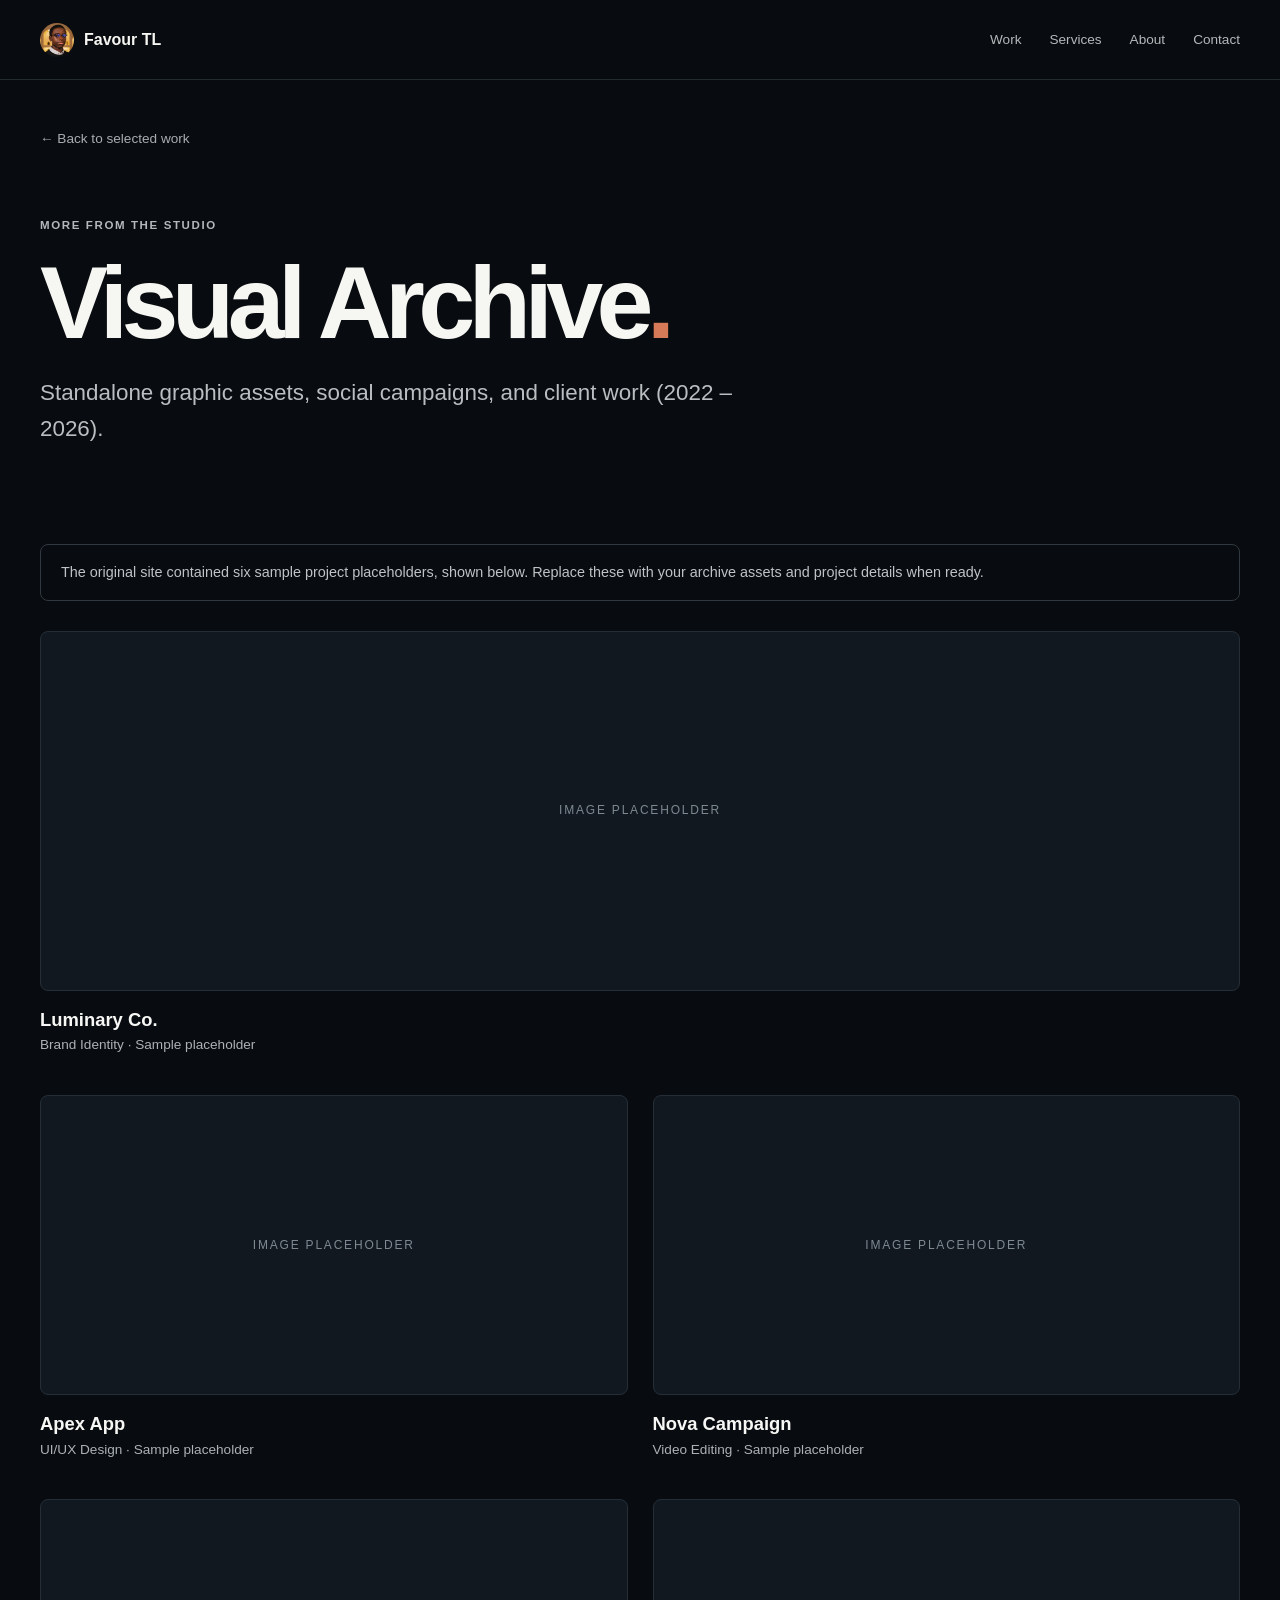
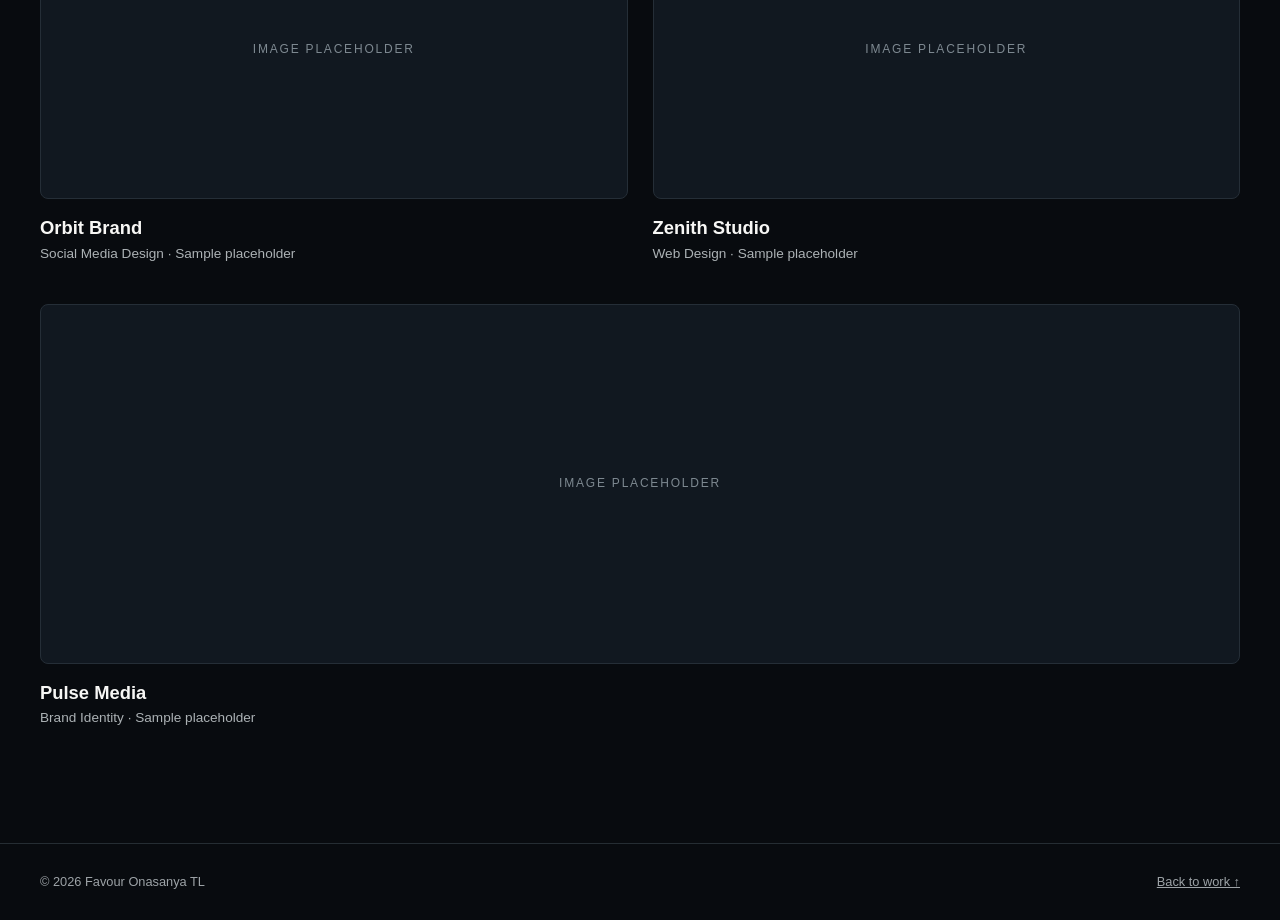
<file: archive/index.html>
<!DOCTYPE html>
<html lang="en"><head><meta charset="UTF-8"><meta name="viewport" content="width=device-width, initial-scale=1"><title>Visual Archive | Favour TL</title><link rel="icon" href="/images/favour.jpeg"><link rel="preconnect" href="https://api.fontshare.com"><link href="https://api.fontshare.com/v2/css?f[]=satoshi@700,500,400&display=swap" rel="stylesheet"><link rel="stylesheet" href="/work-pages.css"></head><body>
<nav class="site-nav" aria-label="Main navigation"><a class="brand" href="/"><img src="/images/favour.jpeg" alt="">Favour TL</a><div class="nav-links"><a href="/#work">Work</a><a href="/#services">Services</a><a href="/about.html">About</a><a href="/#contact">Contact</a></div></nav>
<main class="container"><a class="back-link" href="/#work">← Back to selected work</a><header class="archive-hero"><span class="eyebrow">More from the studio</span><h1>Visual Archive<span style="color:#d77a58">.</span></h1><p class="lead">Standalone graphic assets, social campaigns, and client work (2022 – 2026).</p></header>
<p class="archive-note">The original site contained six sample project placeholders, shown below. Replace these with your archive assets and project details when ready.</p>
<!-- Replace each placeholder with an image and update its caption when archive assets are available. -->
<div class="archive-grid">
<figure class="archive-card"><div class="archive-image">Image placeholder</div><figcaption><strong>Luminary Co.</strong>Brand Identity · Sample placeholder</figcaption></figure>
<figure class="archive-card"><div class="archive-image">Image placeholder</div><figcaption><strong>Apex App</strong>UI/UX Design · Sample placeholder</figcaption></figure>
<figure class="archive-card"><div class="archive-image">Image placeholder</div><figcaption><strong>Nova Campaign</strong>Video Editing · Sample placeholder</figcaption></figure>
<figure class="archive-card"><div class="archive-image">Image placeholder</div><figcaption><strong>Orbit Brand</strong>Social Media Design · Sample placeholder</figcaption></figure>
<figure class="archive-card"><div class="archive-image">Image placeholder</div><figcaption><strong>Zenith Studio</strong>Web Design · Sample placeholder</figcaption></figure>
<figure class="archive-card"><div class="archive-image">Image placeholder</div><figcaption><strong>Pulse Media</strong>Brand Identity · Sample placeholder</figcaption></figure>
</div></main><footer class="site-footer"><div class="container"><span>© 2026 Favour Onasanya TL</span><a href="/#work">Back to work ↑</a></div></footer></body></html>
</file>
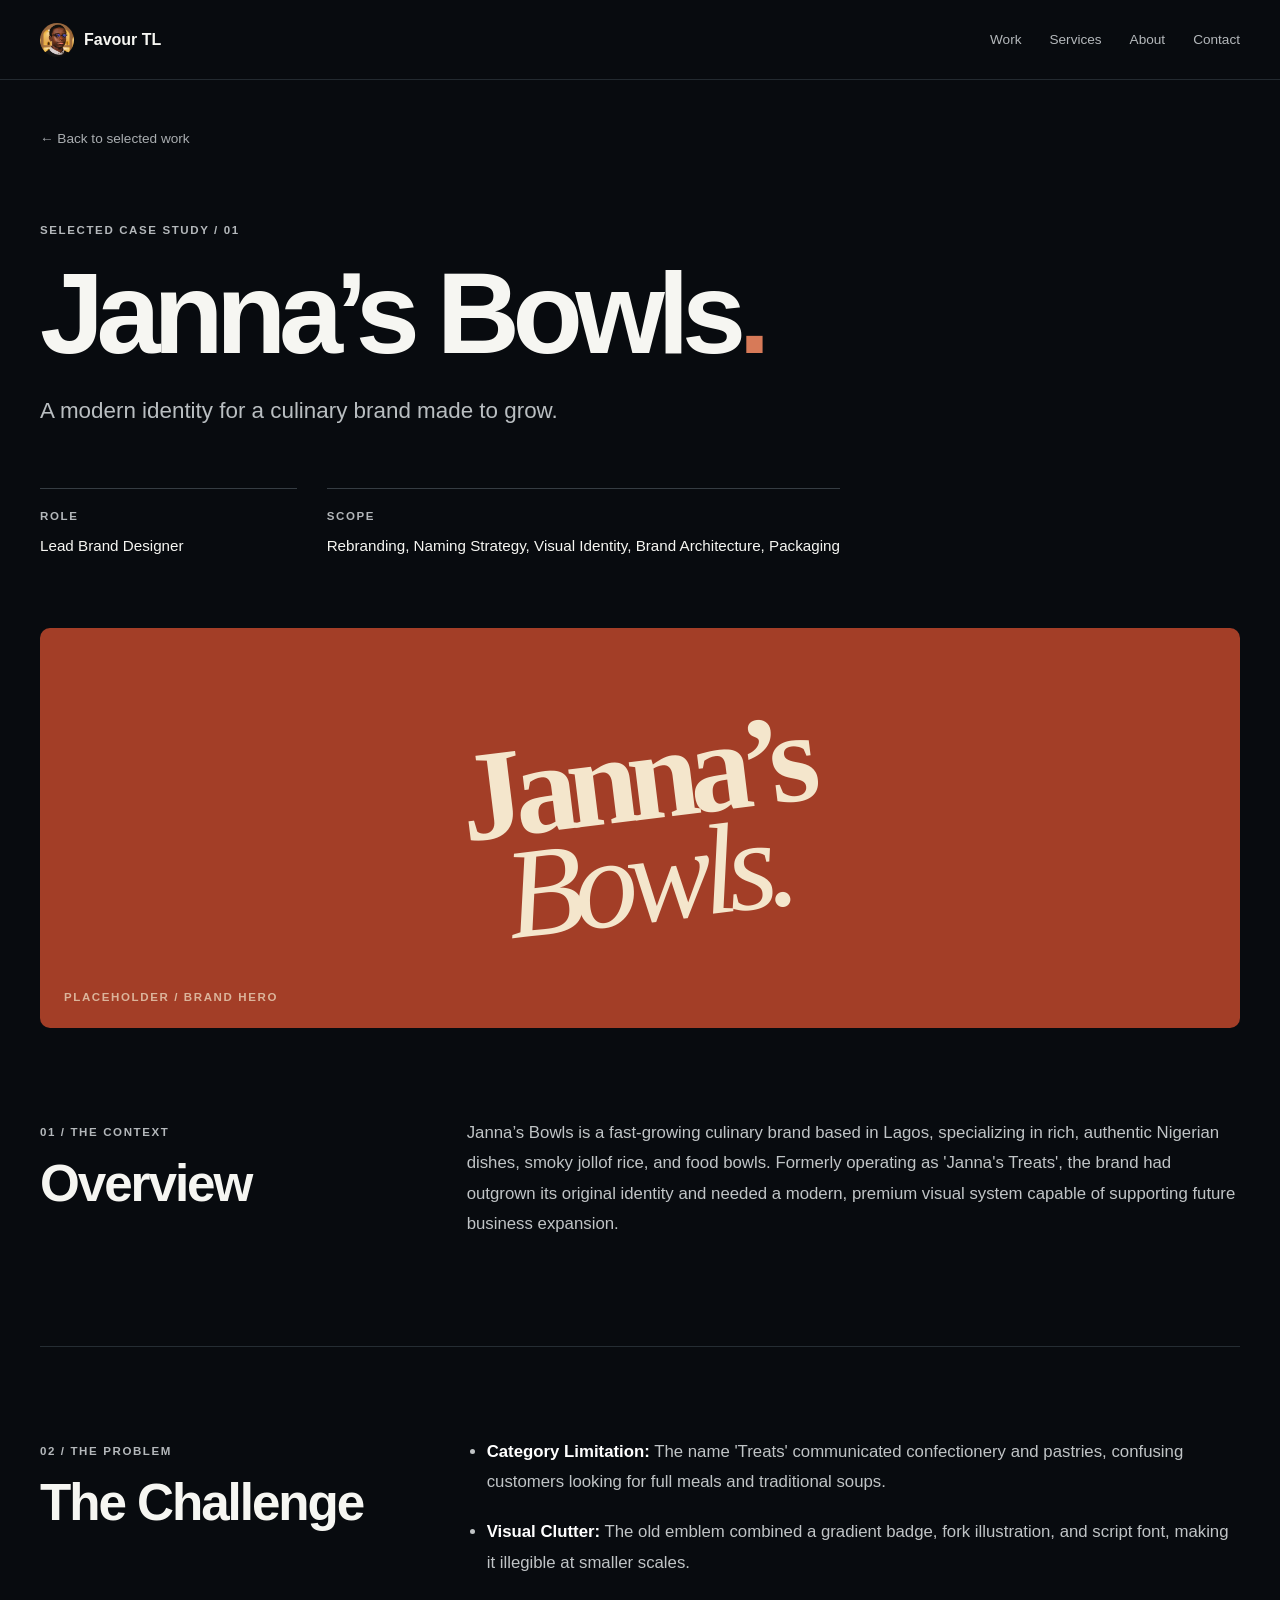
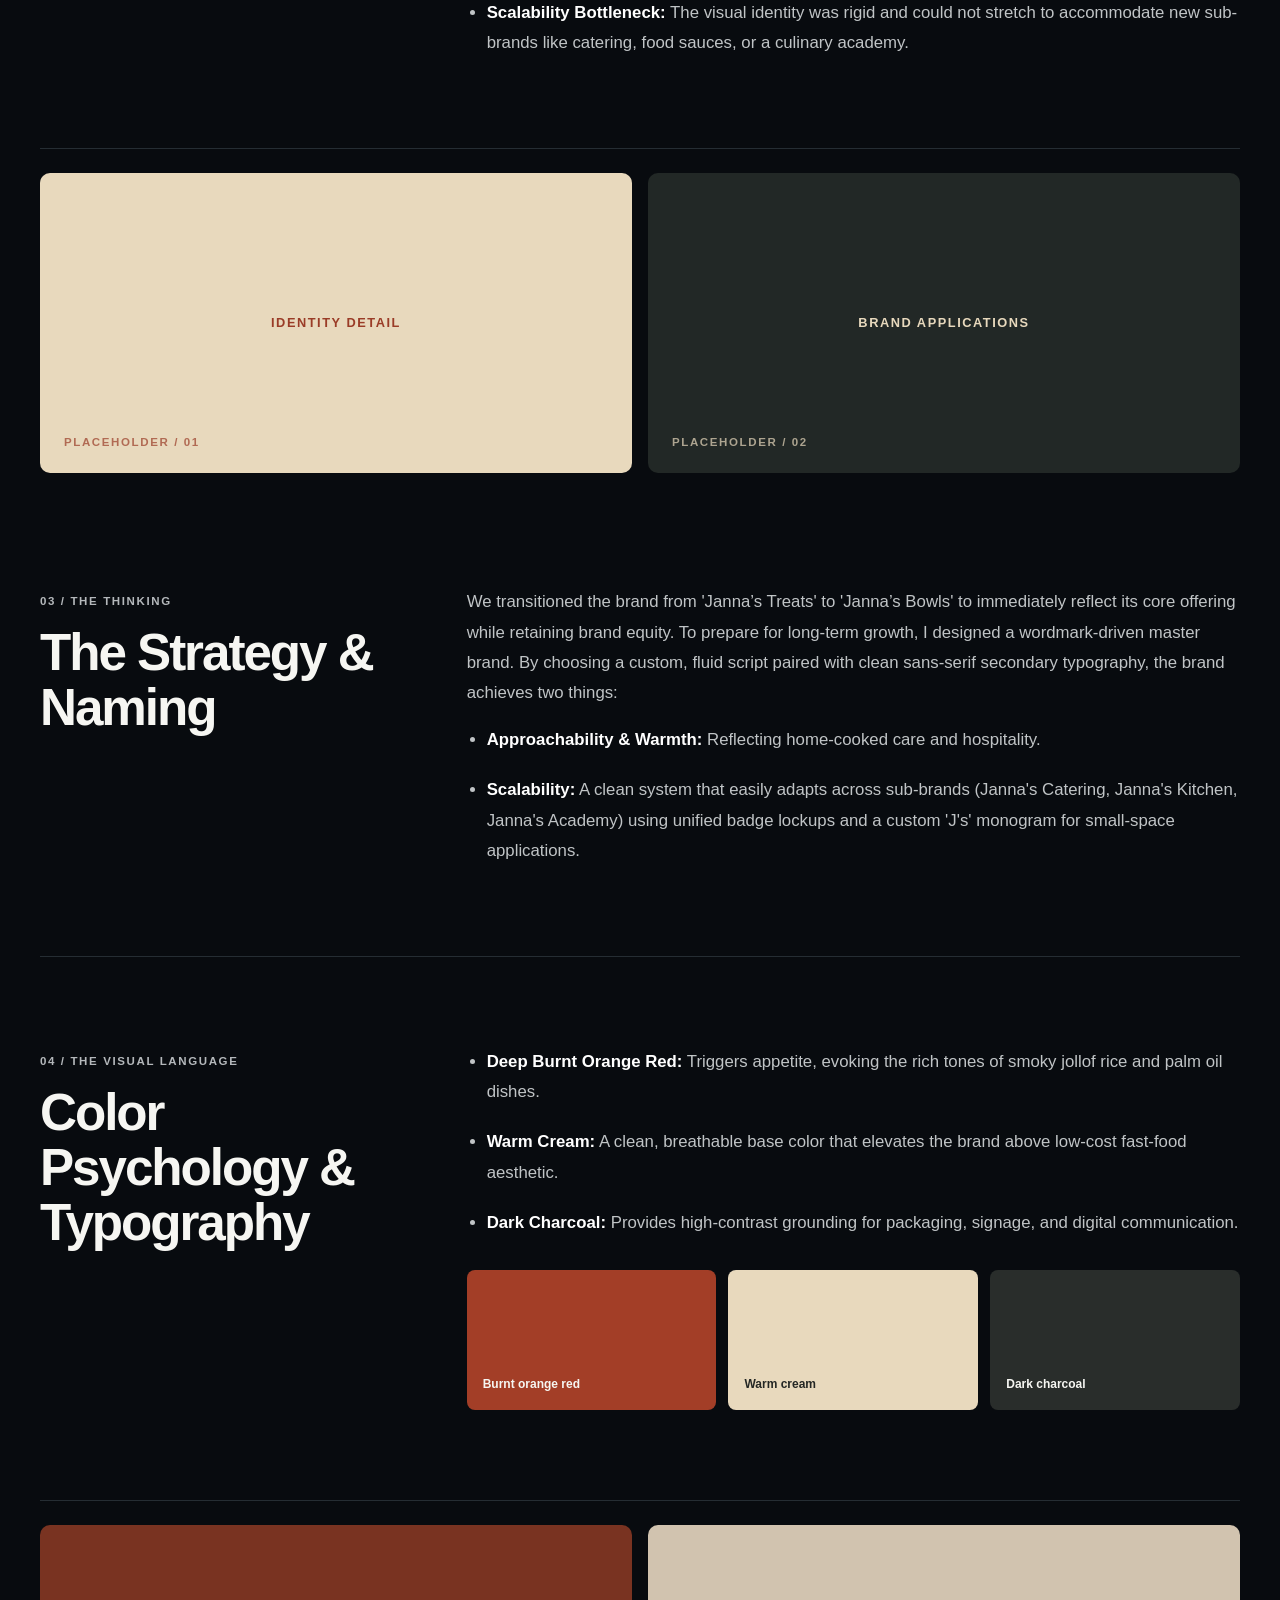
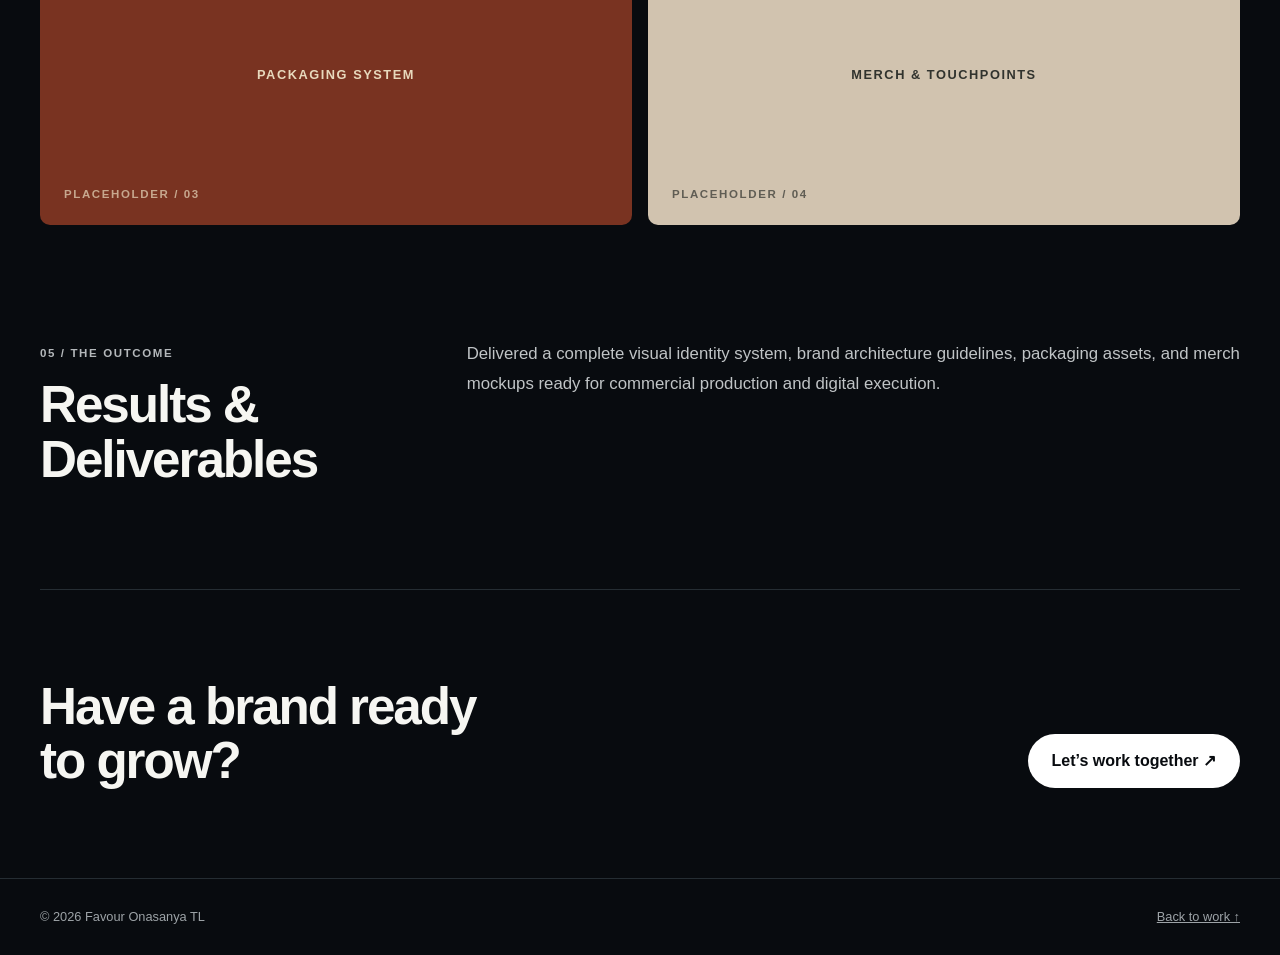
<file: work/jannas-bowls/index.html>
<!DOCTYPE html>
<html lang="en">
<head>
<meta charset="UTF-8"><meta name="viewport" content="width=device-width, initial-scale=1">
<title>Janna's Bowls — Case Study | Favour TL</title>
<meta name="description" content="A scalable brand identity and packaging system for Janna's Bowls, a Lagos culinary brand.">
<link rel="icon" href="/images/favour.jpeg"><link rel="preconnect" href="https://api.fontshare.com"><link href="https://api.fontshare.com/v2/css?f[]=satoshi@700,500,400&display=swap" rel="stylesheet"><link rel="stylesheet" href="/work-pages.css">
</head>
<body>
<nav class="site-nav" aria-label="Main navigation"><a class="brand" href="/"><img src="/images/favour.jpeg" alt="">Favour TL</a><div class="nav-links"><a href="/#work">Work</a><a href="/#services">Services</a><a href="/about.html">About</a><a href="/#contact">Contact</a></div></nav>
<main class="container">
<a class="back-link" href="/#work">← Back to selected work</a>
<header class="case-hero"><span class="eyebrow">Selected case study / 01</span><h1>Janna’s Bowls<span style="color:#d77a58">.</span></h1><p class="lead">A modern identity for a culinary brand made to grow.</p><dl class="meta"><div><dt>Role</dt><dd>Lead Brand Designer</dd></div><div><dt>Scope</dt><dd>Rebranding, Naming Strategy, Visual Identity, Brand Architecture, Packaging</dd></div></dl></header>
<!-- Replace each placeholder's contents with <img src="YOUR_ASSET_URL" alt="Description of the image"> when assets are ready. -->
<div class="visual-slot"><span class="placeholder-wordmark">Janna’s<br><em>Bowls.</em></span><span class="slot-label">Placeholder / Brand hero</span></div>
<section class="content-section"><div><span class="section-number">01 / The context</span><h2>Overview</h2></div><div><p>Janna’s Bowls is a fast-growing culinary brand based in Lagos, specializing in rich, authentic Nigerian dishes, smoky jollof rice, and food bowls. Formerly operating as 'Janna's Treats', the brand had outgrown its original identity and needed a modern, premium visual system capable of supporting future business expansion.</p></div></section>
<section class="content-section"><div><span class="section-number">02 / The problem</span><h2>The Challenge</h2></div><div><ul><li><strong>Category Limitation:</strong> The name 'Treats' communicated confectionery and pastries, confusing customers looking for full meals and traditional soups.</li><li><strong>Visual Clutter:</strong> The old emblem combined a gradient badge, fork illustration, and script font, making it illegible at smaller scales.</li><li><strong>Scalability Bottleneck:</strong> The visual identity was rigid and could not stretch to accommodate new sub-brands like catering, food sauces, or a culinary academy.</li></ul></div></section>
<div class="image-grid"><div class="visual-slot slot-cream"><span class="slot-text">Identity detail</span><span class="slot-label">Placeholder / 01</span></div><div class="visual-slot slot-dark"><span class="slot-text">Brand applications</span><span class="slot-label">Placeholder / 02</span></div></div>
<section class="content-section"><div><span class="section-number">03 / The thinking</span><h2>The Strategy &amp; Naming</h2></div><div><p>We transitioned the brand from 'Janna’s Treats' to 'Janna’s Bowls' to immediately reflect its core offering while retaining brand equity. To prepare for long-term growth, I designed a wordmark-driven master brand. By choosing a custom, fluid script paired with clean sans-serif secondary typography, the brand achieves two things:</p><ul><li><strong>Approachability &amp; Warmth:</strong> Reflecting home-cooked care and hospitality.</li><li><strong>Scalability:</strong> A clean system that easily adapts across sub-brands (Janna's Catering, Janna's Kitchen, Janna's Academy) using unified badge lockups and a custom 'J's' monogram for small-space applications.</li></ul></div></section>
<section class="content-section"><div><span class="section-number">04 / The visual language</span><h2>Color Psychology &amp; Typography</h2></div><div><ul><li><strong>Deep Burnt Orange Red:</strong> Triggers appetite, evoking the rich tones of smoky jollof rice and palm oil dishes.</li><li><strong>Warm Cream:</strong> A clean, breathable base color that elevates the brand above low-cost fast-food aesthetic.</li><li><strong>Dark Charcoal:</strong> Provides high-contrast grounding for packaging, signage, and digital communication.</li></ul><div class="palette" aria-label="Illustrative brand palette"><div class="swatch red">Burnt orange red</div><div class="swatch cream">Warm cream</div><div class="swatch charcoal">Dark charcoal</div></div></div></section>
<div class="image-grid"><div class="visual-slot slot-rust"><span class="slot-text">Packaging system</span><span class="slot-label">Placeholder / 03</span></div><div class="visual-slot slot-neutral"><span class="slot-text">Merch &amp; touchpoints</span><span class="slot-label">Placeholder / 04</span></div></div>
<section class="content-section"><div><span class="section-number">05 / The outcome</span><h2>Results &amp; Deliverables</h2></div><div><p>Delivered a complete visual identity system, brand architecture guidelines, packaging assets, and merch mockups ready for commercial production and digital execution.</p></div></section>
<div class="page-end"><h2>Have a brand ready<br>to grow?</h2><a class="button" href="/#contact">Let’s work together ↗</a></div>
</main><footer class="site-footer"><div class="container"><span>© 2026 Favour Onasanya TL</span><a href="/#work">Back to work ↑</a></div></footer>
</body></html>
</file>
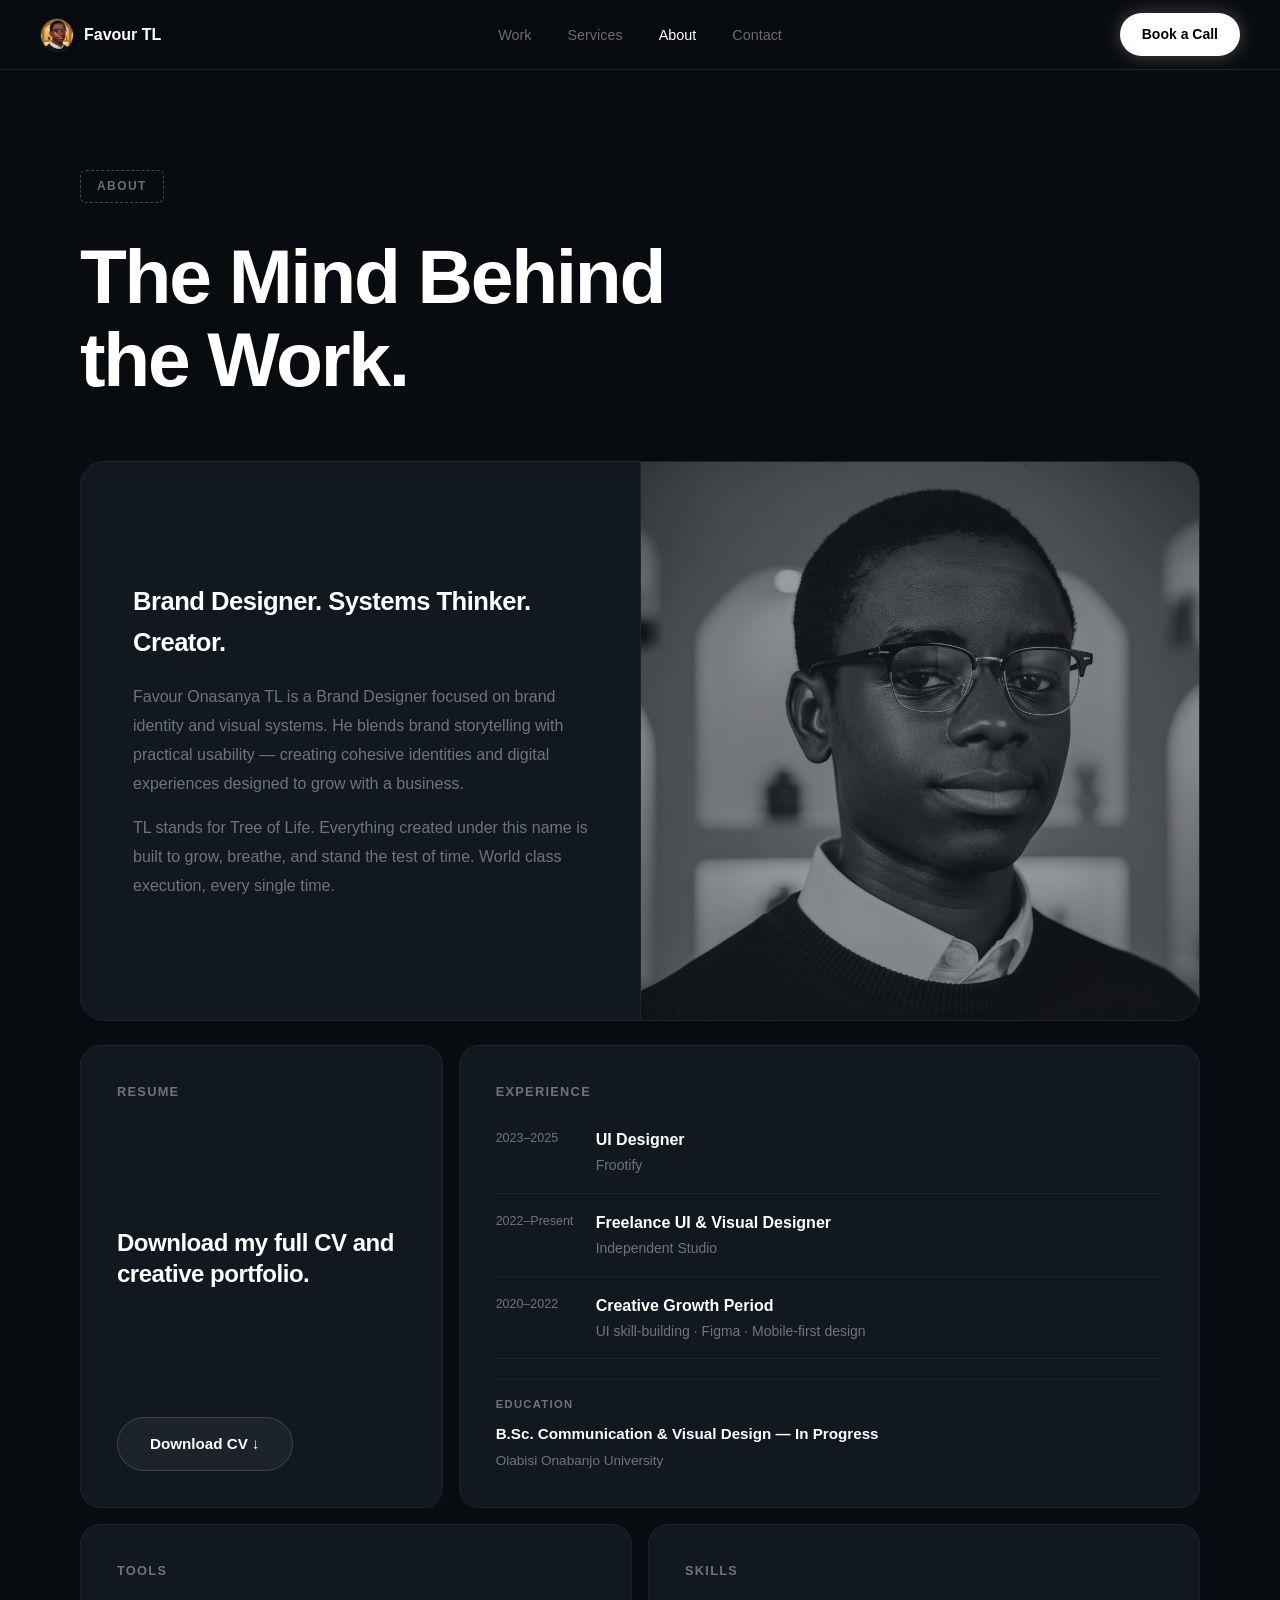
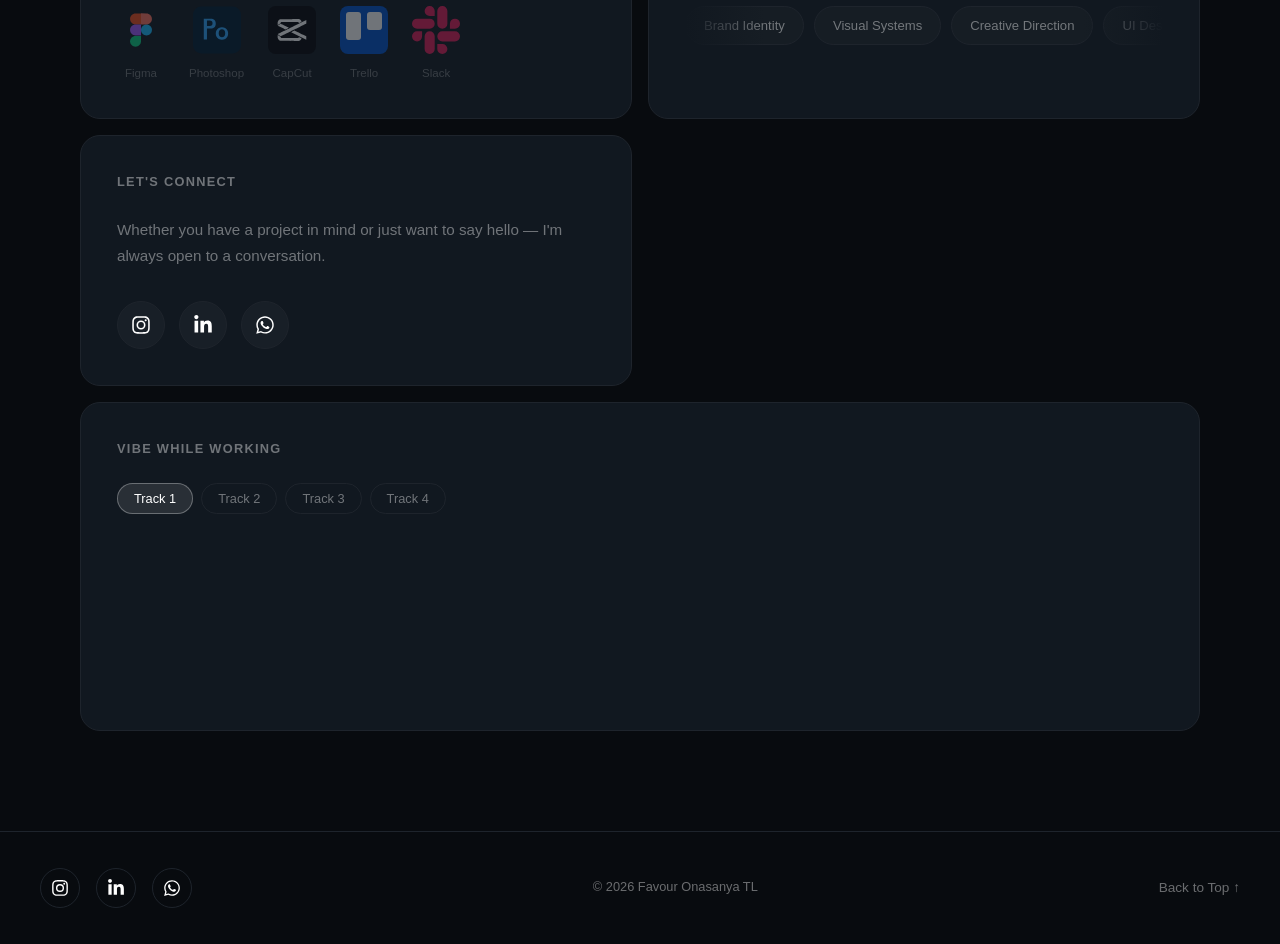
<file: about.html>
<!DOCTYPE html>
<html lang="en">
<head>
<meta charset="UTF-8">
<meta name="viewport" content="width=device-width, initial-scale=1.0">
<title>About — Favour TL</title>
<link rel="icon" type="image/jpeg" href="images/favour.jpeg">
<link rel="preconnect" href="https://api.fontshare.com">
<link href="https://api.fontshare.com/v2/css?f[]=satoshi@700,500,400&display=swap" rel="stylesheet">
<style>
  *, *::before, *::after { box-sizing: border-box; margin: 0; padding: 0; }

  :root {
    --bg: #080B0F;
    --card: #111820;
    --border: #1E242C;
    --text: #FFFFFF;
    --muted: rgba(255,255,255,0.4);
    --glow: rgba(255,255,255,0.15);
  }

  html { scroll-behavior: smooth; }

  body {
    background: var(--bg);
    color: var(--text);
    font-family: 'Satoshi', sans-serif;
    font-weight: 400;
    overflow-x: hidden;
    line-height: 1.6;
  }

  ::-webkit-scrollbar { width: 6px; }
  ::-webkit-scrollbar-track { background: var(--bg); }
  ::-webkit-scrollbar-thumb { background: var(--border); border-radius: 3px; }

  /* ── BUTTONS ── */
  .btn-primary {
    display: inline-flex;
    align-items: center;
    justify-content: center;
    gap: 8px;
    padding: 14px 32px;
    background: #fff;
    color: #000;
    border: none;
    border-radius: 999px;
    font-family: 'Satoshi', sans-serif;
    font-weight: 700;
    font-size: 0.95rem;
    cursor: pointer;
    text-decoration: none;
    position: relative;
    overflow: hidden;
    box-shadow: 0 0 20px rgba(255,255,255,0.25);
    animation: glowPulse 3s ease-in-out infinite;
    transition: box-shadow 0.3s ease, transform 0.3s ease;
    white-space: nowrap;
  }

  .btn-primary::before {
    content: '';
    position: absolute;
    top: 0; left: -75%;
    width: 50%;
    height: 100%;
    background: linear-gradient(120deg, transparent 0%, rgba(255,255,255,0.6) 50%, transparent 100%);
    animation: gleam 3s ease-in-out infinite;
    pointer-events: none;
  }

  .btn-primary:hover {
    box-shadow: 0 0 40px rgba(255,255,255,0.5);
    transform: translateY(-1px);
  }

  @keyframes gleam {
    0% { left: -75%; }
    100% { left: 125%; }
  }

  @keyframes glowPulse {
    0%, 100% { box-shadow: 0 0 20px rgba(255,255,255,0.25); }
    50% { box-shadow: 0 0 35px rgba(255,255,255,0.45); }
  }

  .btn-secondary {
    display: inline-flex;
    align-items: center;
    justify-content: center;
    gap: 8px;
    padding: 14px 32px;
    background: rgba(255,255,255,0.05);
    color: #fff;
    border: 1px solid rgba(255,255,255,0.15);
    border-radius: 999px;
    font-family: 'Satoshi', sans-serif;
    font-weight: 700;
    font-size: 0.95rem;
    cursor: pointer;
    text-decoration: none;
    backdrop-filter: blur(10px);
    -webkit-backdrop-filter: blur(10px);
    transition: box-shadow 0.3s ease, transform 0.3s ease, border-color 0.3s ease;
    white-space: nowrap;
  }

  .btn-secondary:hover {
    box-shadow: 0 0 20px rgba(255,255,255,0.3);
    border-color: rgba(255,255,255,0.4);
    transform: translateY(-1px);
  }

  /* ── NAV ── */
  nav {
    position: sticky;
    top: 0;
    z-index: 1000;
    background: rgba(8, 11, 15, 0.8);
    backdrop-filter: blur(20px);
    -webkit-backdrop-filter: blur(20px);
    border-bottom: 1px solid var(--border);
    padding: 0 40px;
    height: 70px;
    display: flex;
    align-items: center;
    justify-content: space-between;
  }

  .nav-brand {
    display: flex;
    align-items: center;
    gap: 10px;
    text-decoration: none;
    flex-shrink: 0;
  }

  .nav-avatar {
    width: 34px;
    height: 34px;
    border-radius: 50%;
    object-fit: cover;
    border: 1px solid var(--border);
  }

  .nav-name {
    font-weight: 700;
    font-size: 1rem;
    color: #fff;
  }

  .nav-links {
    display: flex;
    align-items: center;
    gap: 36px;
    list-style: none;
    position: absolute;
    left: 50%;
    transform: translateX(-50%);
  }

  .nav-links a {
    color: var(--muted);
    text-decoration: none;
    font-size: 0.9rem;
    font-weight: 500;
    transition: color 0.3s ease;
  }

  .nav-links a:hover,
  .nav-links a.active { color: #fff; }

  .nav-cta { flex-shrink: 0; }
  .nav-cta .btn-primary { padding: 10px 22px; font-size: 0.875rem; }

  .hamburger {
    display: none;
    flex-direction: column;
    gap: 5px;
    cursor: pointer;
    padding: 4px;
    background: none;
    border: none;
    z-index: 1001;
    position: relative;
  }

  .hamburger span {
    display: block;
    width: 24px;
    height: 2.5px;
    background: #fff;
    border-radius: 999px;
    transition: all 0.3s ease;
  }

  .hamburger.active span:nth-child(1) { transform: translateY(7.5px) rotate(45deg); }
  .hamburger.active span:nth-child(2) { opacity: 0; transform: scaleX(0); }
  .hamburger.active span:nth-child(3) { transform: translateY(-7.5px) rotate(-45deg); }

  .mobile-menu {
    display: none;
    position: fixed;
    inset: 0;
    z-index: 999;
    background: var(--bg);
    flex-direction: column;
    align-items: center;
    justify-content: center;
    gap: 40px;
    opacity: 0;
    transition: opacity 0.3s ease;
  }

  .mobile-menu.open { display: flex; opacity: 1; }

  .mobile-menu a {
    color: var(--muted);
    text-decoration: none;
    font-size: 2rem;
    font-weight: 700;
    transition: color 0.3s ease;
  }

  .mobile-menu a:hover { color: #fff; }

  /* Mobile CTA fix */
  .mobile-menu .btn-primary {
    background: #fff !important;
    color: #000 !important;
    opacity: 1 !important;
    visibility: visible !important;
    font-size: 1.1rem !important;
    padding: 16px 40px !important;
  }

  /* ── SECTION LABEL ── */
  .section-label {
    display: inline-block;
    border: 1px dashed rgba(255,255,255,0.25);
    padding: 6px 16px;
    border-radius: 6px;
    font-size: 0.75rem;
    font-weight: 700;
    letter-spacing: 0.12em;
    color: var(--muted);
    text-transform: uppercase;
    margin-bottom: 32px;
  }

  /* ── LAYOUT ── */
  .page-container {
    max-width: 1200px;
    margin: 0 auto;
    padding: 100px 40px;
  }

  /* ── HERO ── */
  .about-hero {
    padding: 100px 40px 60px;
    max-width: 1200px;
    margin: 0 auto;
  }

  .about-hero h1 {
    font-size: clamp(2.5rem, 6vw, 5rem);
    font-weight: 700;
    letter-spacing: -0.03em;
    line-height: 1.08;
    max-width: 700px;
  }

  /* ── INTRO BENTO ── */
  .intro-bento {
    background: var(--card);
    border: 1px solid var(--border);
    border-radius: 24px;
    display: grid;
    grid-template-columns: 1fr 1fr;
    gap: 0;
    overflow: hidden;
    margin-bottom: 24px;
  }

  .intro-text {
    padding: 52px;
    display: flex;
    flex-direction: column;
    justify-content: center;
  }

  .intro-text h2 {
    font-size: 1.6rem;
    font-weight: 700;
    margin-bottom: 20px;
    letter-spacing: -0.02em;
  }

  .intro-text p {
    color: var(--muted);
    font-size: 1rem;
    line-height: 1.8;
    margin-bottom: 16px;
  }

  .intro-text p:last-child { margin-bottom: 0; }

  .intro-image {
    position: relative;
    overflow: hidden;
    border-left: 1px solid var(--border);
    min-height: 400px;
  }

  .intro-image img {
    width: 100%;
    height: 100%;
    object-fit: cover;
    filter: grayscale(100%) opacity(60%);
    transition: filter 0.4s ease;
    display: block;
  }

  .intro-image:hover img { filter: grayscale(0%) opacity(100%); }

  /* ── BENTO GRID ── */
  .bento-grid {
    display: grid;
    grid-template-columns: repeat(12, 1fr);
    grid-auto-rows: auto;
    gap: 16px;
  }

  .bento-card {
    background: var(--card);
    border: 1px solid var(--border);
    border-radius: 20px;
    padding: 36px;
    transition: box-shadow 0.3s ease, border-color 0.3s ease, transform 0.3s ease;
  }

  .bento-card:hover {
    box-shadow: 0 0 30px rgba(255,255,255,0.07);
    border-color: rgba(255,255,255,0.15);
    transform: translateY(-2px);
  }

  .bento-card h3 {
    font-weight: 700;
    margin-bottom: 24px;
    color: var(--muted);
    text-transform: uppercase;
    letter-spacing: 0.1em;
    font-size: 0.8rem;
  }

  /* Card column spans */
  .cv-card {
    grid-column: span 4;
    display: flex;
    flex-direction: column;
    justify-content: space-between;
    min-height: 200px;
  }

  .cv-card .cv-headline {
    font-size: 1.5rem;
    font-weight: 700;
    letter-spacing: -0.02em;
    line-height: 1.3;
  }

  .exp-card { grid-column: span 8; }

  /* Education section inside exp card */
  .edu-entry {
    margin-top: 20px;
    padding-top: 16px;
    border-top: 1px solid var(--border);
  }

  .edu-label {
    font-size: 0.7rem;
    color: var(--muted);
    text-transform: uppercase;
    letter-spacing: 0.12em;
    font-weight: 700;
    margin-bottom: 8px;
  }

  .edu-degree {
    font-weight: 700;
    font-size: 0.95rem;
    margin-bottom: 3px;
  }

  .edu-school {
    font-size: 0.85rem;
    color: var(--muted);
  }

  /* Timeline */
  .timeline-entry {
    display: flex;
    align-items: flex-start;
    gap: 20px;
    padding: 16px 0;
    border-bottom: 1px solid var(--border);
  }

  .timeline-entry:last-of-type { border-bottom: none; padding-bottom: 0; }
  .timeline-entry:first-of-type { padding-top: 0; }

  .timeline-year {
    font-size: 0.78rem;
    color: var(--muted);
    white-space: nowrap;
    margin-top: 2px;
    min-width: 80px;
    font-weight: 500;
  }

  .timeline-info { flex: 1; }

  .timeline-role {
    font-weight: 700;
    font-size: 1rem;
    margin-bottom: 2px;
  }

  .timeline-company {
    font-size: 0.875rem;
    color: var(--muted);
  }

  /* Tools card */
  .tools-card { grid-column: span 6; }

  .tools-grid {
    display: flex;
    gap: 24px;
    align-items: flex-end;
    flex-wrap: wrap;
  }

  .tool-item {
    display: flex;
    flex-direction: column;
    align-items: center;
    gap: 10px;
    opacity: 0.4;
    transition: opacity 0.3s ease;
    cursor: default;
  }

  .tool-item:hover { opacity: 1; }

  .tool-logo {
    width: 48px;
    height: 48px;
    display: flex;
    align-items: center;
    justify-content: center;
  }

  .tool-logo img,
  .tool-logo svg { width: 100%; height: 100%; object-fit: contain; }

  .tool-name {
    font-size: 0.72rem;
    color: var(--muted);
    font-weight: 500;
    text-align: center;
    white-space: nowrap;
  }

  /* Skills card */
  .skills-card { grid-column: span 6; }

  /* Connect card */
  .connect-card {
    grid-column: span 6;
    display: flex;
    flex-direction: column;
  }

  .connect-icons {
    display: flex;
    gap: 14px;
    align-items: center;
    margin-top: 8px;
  }

  .connect-link {
    width: 48px;
    height: 48px;
    display: flex;
    align-items: center;
    justify-content: center;
    border-radius: 50%;
    border: 1px solid var(--border);
    transition: box-shadow 0.3s ease, border-color 0.3s ease, transform 0.3s ease;
    text-decoration: none;
    background: rgba(255,255,255,0.03);
  }

  .connect-link svg {
    width: 20px;
    height: 20px;
    fill: #fff;
  }

  .connect-link:hover {
    box-shadow: 0 0 20px rgba(255,255,255,0.3);
    border-color: rgba(255,255,255,0.4);
    transform: translateY(-2px);
  }

  /* Spotify card */
  .spotify-card { grid-column: span 12; }

  /* ── TICKER ── */
  .ticker-wrap {
    width: 100%;
    overflow: hidden;
    position: relative;
    margin-top: 8px;
  }

  .ticker-wrap::before,
  .ticker-wrap::after {
    content: '';
    position: absolute;
    top: 0; bottom: 0;
    width: 80px;
    z-index: 2;
    pointer-events: none;
  }

  .ticker-wrap::before {
    left: 0;
    background: linear-gradient(to right, var(--card) 0%, transparent 100%);
  }

  .ticker-wrap::after {
    right: 0;
    background: linear-gradient(to left, var(--card) 0%, transparent 100%);
  }

  .ticker-track {
    display: flex;
    gap: 10px;
    animation: tickerScroll 25s linear infinite;
    width: max-content;
  }

  @keyframes tickerScroll {
    0% { transform: translateX(0); }
    100% { transform: translateX(-50%); }
  }

  .skill-pill {
    display: inline-flex;
    align-items: center;
    padding: 8px 18px;
    border: 1px solid var(--border);
    border-radius: 999px;
    font-size: 0.82rem;
    color: var(--muted);
    white-space: nowrap;
    background: rgba(255,255,255,0.02);
    transition: color 0.3s ease;
  }

  .skill-pill:hover { color: #fff; }

  /* ── SPOTIFY ── */
  .spotify-tabs {
    display: flex;
    gap: 8px;
    margin-bottom: 20px;
    flex-wrap: wrap;
  }

  .spotify-tab {
    padding: 7px 16px;
    border-radius: 999px;
    font-size: 0.8rem;
    font-weight: 500;
    cursor: pointer;
    background: transparent;
    border: 1px solid var(--border);
    color: var(--muted);
    font-family: 'Satoshi', sans-serif;
    transition: all 0.3s ease;
  }

  .spotify-tab.active {
    background: rgba(255,255,255,0.1);
    border-color: rgba(255,255,255,0.3);
    color: #fff;
  }

  .spotify-tab:hover { color: #fff; }

  .spotify-embed-wrap {
    display: none;
    border-radius: 12px;
    overflow: hidden;
  }

  .spotify-embed-wrap.active { display: block; }

  .spotify-embed-wrap iframe {
    width: 100%;
    border: none;
    border-radius: 12px;
  }

  /* ── FOOTER ── */
  footer {
    background: var(--bg);
    border-top: 1px solid var(--border);
    padding: 36px 40px;
    display: flex;
    align-items: center;
    justify-content: space-between;
    flex-wrap: wrap;
    gap: 20px;
  }

  .footer-socials {
    display: flex;
    gap: 16px;
    align-items: center;
  }

  .footer-social-link {
    width: 40px;
    height: 40px;
    display: flex;
    align-items: center;
    justify-content: center;
    border-radius: 50%;
    border: 1px solid var(--border);
    transition: box-shadow 0.3s ease, border-color 0.3s ease;
    text-decoration: none;
  }

  .footer-social-link svg {
    width: 18px;
    height: 18px;
    fill: #fff;
  }

  .footer-social-link:hover {
    box-shadow: 0 0 16px rgba(255,255,255,0.3);
    border-color: rgba(255,255,255,0.4);
  }

  .footer-copy {
    font-size: 0.8rem;
    color: var(--muted);
    text-align: center;
    flex: 1;
  }

  .footer-top {
    font-size: 0.85rem;
    color: var(--muted);
    text-decoration: none;
    transition: color 0.3s ease;
  }

  .footer-top:hover { color: #fff; }

  /* ── SCROLL ANIMATIONS ── */
  .fade-up {
    opacity: 0;
    transform: translateY(30px);
    transition: opacity 0.7s ease, transform 0.7s ease;
  }

  .fade-up.visible { opacity: 1; transform: translateY(0); }
  .fade-up-delay-1 { transition-delay: 0.1s; }
  .fade-up-delay-2 { transition-delay: 0.2s; }

  /* ── RESPONSIVE ── */
  @media (max-width: 900px) {
    .nav-links { display: none; }
    .hamburger { display: flex; }
    .intro-bento { grid-template-columns: 1fr; }
    .intro-image { border-left: none; border-top: 1px solid var(--border); min-height: 280px; }
    .bento-grid { grid-template-columns: 1fr; }
    .cv-card, .exp-card, .tools-card, .skills-card,
    .connect-card, .spotify-card { grid-column: span 1; }
    nav { padding: 0 20px; }
  }

  @media (max-width: 700px) {
    .about-hero { padding: 70px 20px 40px; }
    .page-container { padding: 60px 20px; }
    .intro-text { padding: 32px; }
    .bento-card { padding: 28px; }
    footer { padding: 28px 20px; }
    .tools-grid { gap: 16px; }
  }
</style>
</head>
<body>

<!-- ── MOBILE MENU ── -->
<div class="mobile-menu" id="mobileMenu">
  <a href="index.html" onclick="closeMobile()">Work</a>
  <a href="index.html#services" onclick="closeMobile()">Services</a>
  <a href="about.html" onclick="closeMobile()">About</a>
  <a href="index.html#contact" onclick="closeMobile()">Contact</a>
  <a href="https://calendly.com" target="_blank" class="btn-primary" style="margin-top:20px;" onclick="closeMobile()">Book a Call</a>
</div>

<!-- ── NAV ── -->
<nav>
  <a href="index.html" class="nav-brand">
    <img src="images/favour.jpeg" alt="Favour TL" class="nav-avatar">
    <span class="nav-name">Favour TL</span>
  </a>

  <ul class="nav-links">
    <li><a href="index.html#work">Work</a></li>
    <li><a href="index.html#services">Services</a></li>
    <li><a href="about.html" class="active">About</a></li>
    <li><a href="index.html#contact">Contact</a></li>
  </ul>

  <div class="nav-cta">
    <a href="https://calendly.com" target="_blank" class="btn-primary">Book a Call</a>
  </div>

  <button class="hamburger" id="hamburger" aria-label="Menu">
    <span></span><span></span><span></span>
  </button>
</nav>

<!-- ── HERO ── -->
<div class="about-hero fade-up">
  <span class="section-label">About</span>
  <h1>The Mind Behind<br>the Work.</h1>
</div>

<!-- ── MAIN CONTENT ── -->
<div class="page-container" style="padding-top: 0;">

  <!-- INTRO BENTO -->
  <div class="intro-bento fade-up">
    <div class="intro-text">
      <h2>Brand Designer. Systems Thinker. Creator.</h2>
      <p>
        Favour Onasanya TL is a Brand Designer focused on brand identity and visual systems. He blends brand storytelling with practical usability — creating cohesive identities and digital experiences designed to grow with a business.
      </p>
      <p>
        TL stands for Tree of Life. Everything created under this name is built to grow, breathe, and stand the test of time. World class execution, every single time.
      </p>
    </div>
    <div class="intro-image">
      <img src="images/favour.jpeg" alt="Favour Onasanya TL">
    </div>
  </div>

  <!-- BENTO GRID -->
  <div class="bento-grid">

    <!-- CV Card -->
    <div class="bento-card cv-card fade-up">
      <h3>Resume</h3>
      <p class="cv-headline">Download my full CV and creative portfolio.</p>
      <div style="margin-top: 28px;">
        <a href="#" class="btn-secondary">Download CV ↓</a>
      </div>
    </div>

    <!-- Experience Card -->
    <div class="bento-card exp-card fade-up fade-up-delay-1">
      <h3>Experience</h3>

      <div class="timeline-entry">
        <span class="timeline-year">2023–2025</span>
        <div class="timeline-info">
          <p class="timeline-role">UI Designer</p>
          <p class="timeline-company">Frootify</p>
        </div>
      </div>

      <div class="timeline-entry">
        <span class="timeline-year">2022–Present</span>
        <div class="timeline-info">
          <p class="timeline-role">Freelance UI & Visual Designer</p>
          <p class="timeline-company">Independent Studio</p>
        </div>
      </div>

      <div class="timeline-entry">
        <span class="timeline-year">2020–2022</span>
        <div class="timeline-info">
          <p class="timeline-role">Creative Growth Period</p>
          <p class="timeline-company">UI skill-building · Figma · Mobile-first design</p>
        </div>
      </div>

      <!-- Education -->
      <div class="edu-entry">
        <p class="edu-label">Education</p>
        <p class="edu-degree">B.Sc. Communication & Visual Design — In Progress</p>
        <p class="edu-school">Olabisi Onabanjo University</p>
      </div>
    </div>

    <!-- Tools Card -->
    <div class="bento-card tools-card fade-up">
      <h3>Tools</h3>
      <div class="tools-grid">

        <!-- Figma -->
        <div class="tool-item">
          <div class="tool-logo">
            <svg viewBox="0 0 38 57" fill="none" xmlns="http://www.w3.org/2000/svg">
              <path d="M19 28.5C19 24.9 21.9 22 25.5 22S32 24.9 32 28.5 29.1 35 25.5 35 19 32.1 19 28.5z" fill="#1ABCFE"/>
              <path d="M6 42C6 38.4 8.9 35.5 12.5 35.5H19V42C19 45.6 16.1 48.5 12.5 48.5S6 45.6 6 42z" fill="#0ACF83"/>
              <path d="M19 8.5V22H25.5C29.1 22 32 19.1 32 15.5S29.1 9 25.5 9L19 8.5z" fill="#FF7262"/>
              <path d="M6 15.5C6 19.1 8.9 22 12.5 22H19V9H12.5C8.9 9 6 11.9 6 15.5z" fill="#F24E1E"/>
              <path d="M6 28.5C6 32.1 8.9 35 12.5 35H19V22H12.5C8.9 22 6 24.9 6 28.5z" fill="#A259FF"/>
            </svg>
          </div>
          <span class="tool-name">Figma</span>
        </div>

        <!-- Photoshop -->
        <div class="tool-item">
          <div class="tool-logo">
            <svg viewBox="0 0 240 234" fill="none" xmlns="http://www.w3.org/2000/svg">
              <rect width="240" height="234" rx="42" fill="#001E36"/>
              <path d="M54 164V61h34.3c8.4 0 14.7 2.1 19 6.4 4.3 4.3 6.4 10.2 6.4 17.8 0 7.8-2.2 13.9-6.5 18.3-4.4 4.4-10.7 6.6-19.1 6.6H69.8V164H54zm15.8-67.2h14c4.8 0 8.3-1.2 10.5-3.6 2.2-2.4 3.3-5.8 3.3-10.2 0-4.2-1.1-7.5-3.3-9.8-2.2-2.3-5.7-3.4-10.5-3.4h-14v27zm75 69c-5.9 0-11.2-1.3-15.9-3.8-4.7-2.5-8.4-6.1-11.1-10.7-2.7-4.7-4-10.2-4-16.6 0-6.3 1.3-11.8 4-16.5 2.7-4.7 6.4-8.3 11.1-10.9 4.7-2.6 10-3.9 15.9-3.9 5.9 0 11.2 1.3 15.9 3.9 4.7 2.6 8.4 6.2 11 10.9 2.7 4.7 4 10.2 4 16.5 0 6.4-1.3 11.9-4 16.6-2.6 4.6-6.3 8.2-11 10.7-4.7 2.5-10 3.8-15.9 3.8zm0-12.7c4.8 0 8.7-1.8 11.7-5.4 3-3.6 4.5-8.4 4.5-14.5s-1.5-10.9-4.5-14.4c-3-3.6-6.9-5.4-11.7-5.4-4.8 0-8.8 1.8-11.8 5.4-3 3.5-4.5 8.3-4.5 14.4s1.5 10.9 4.5 14.5c3 3.6 7 5.4 11.8 5.4z" fill="#31A8FF"/>
            </svg>
          </div>
          <span class="tool-name">Photoshop</span>
        </div>

        <!-- CapCut — updated SVG -->
        <div class="tool-item">
          <div class="tool-logo">
            <svg viewBox="0 0 2000 2000" fill="none" xmlns="http://www.w3.org/2000/svg">
              <rect width="1998" height="1998" rx="317" fill="#05050A"/>
              <path d="M1179.76 544.784C1197.97 544.784 1272.41 543.293 1282.85 545.141C1291.95 546.751 1300.16 550.452 1308.81 553.343C1339.79 563.7 1367.49 587.983 1382.89 616.665C1389.13 628.278 1395.45 639.313 1398.75 653.887L1284.27 713.785C1285.61 708.445 1284.65 704.353 1283.92 700.236C1280.35 679.93 1260.74 670.079 1242.11 668.004C1230.65 666.728 1062.49 666.359 1051.56 667.575C1031.47 669.817 938.032 668.148 910.64 668.148C838.314 668.148 766.109 668.86 693.783 668.86C659.181 668.86 624.58 668.86 589.975 668.86C581.21 668.86 572.486 667.682 563.668 668.148C559.547 668.366 555.401 669.629 551.511 670.93C541.157 674.39 532.461 685.46 529.113 695.529C527.134 701.487 527.268 707.917 526.199 713.997C525.977 715.254 525.419 716.389 524.422 717.208C518.98 721.672 410.116 794.171 404.047 797.216C404.047 779.729 401.903 685.916 403.125 678.986C409.296 643.899 421.64 620.163 443.864 592.919C446.766 589.362 449.873 585.526 453.464 582.578C470.112 568.917 490.3 553.994 512.122 550.133C520.398 548.667 655.456 549.064 675.296 549.064C689.319 549.064 703.274 549.089 717.247 548.351C757.646 546.219 813.359 550.483 853.761 548.351C880.477 546.941 907.386 549.048 934.104 547.638C957.984 546.376 982.034 548.185 1005.92 546.926C1028.38 545.738 1051 547.398 1073.46 546.21C1108.16 544.381 1143.2 545.497 1179.76 544.784Z" fill="white" fill-opacity="0.996"/>
              <path d="M1097.03 1021.22C1103.42 1021.22 1130.37 1035.92 1136.35 1039.15C1165.84 1055.04 1197.85 1068.07 1227.36 1083.98C1237.19 1089.28 1247.68 1093.34 1257.51 1098.64C1306.07 1124.81 1357.27 1146.06 1405.83 1172.22C1426.11 1183.15 1447.7 1191.62 1467.97 1202.54C1479.29 1208.64 1589.44 1263.47 1594.75 1264.6V1406.22L965.496 1098.07C963.701 1095.61 963.411 1092.81 964.075 1089.53L1097.03 1021.22Z" fill="white" fill-opacity="0.996"/>
              <path d="M524.901 737.216C532.09 737.216 593.195 768.533 602.693 773.645C620.185 783.062 638.865 790.266 656.357 799.683C699.827 823.081 745.699 842.026 789.166 865.424C799.922 871.21 836.755 889.572 847.317 894.094C851.08 895.71 866.437 901.689 866.746 905.693C867.049 909.623 839.445 921.647 834.718 924.189C825.538 929.133 731.222 976.722 729.169 977.193C725.138 978.125 671.031 950.314 663.474 946.246C645.514 936.578 626.347 929.161 608.387 919.495C566.144 896.758 521.45 878.555 479.206 855.818C461.272 846.165 442.264 838.508 424.332 828.854C421.293 827.22 407.749 821.93 407.749 818.68C407.749 814.535 430.56 800.799 435.006 797.833C450.504 787.509 512.851 743.95 524.901 737.216Z" fill="white" fill-opacity="0.996"/>
              <path d="M1596.04 582.216H1597.46C1597.46 619.788 1597.46 655.936 1597.46 692.086C1597.46 697.561 1598.56 728.359 1596.47 730.912C1593.74 734.251 1527.98 765.177 1518.05 770.523C1500.83 779.798 1482.95 787.844 1465.73 797.119C1462.26 798.986 1458.25 799.94 1454.78 801.814C1410.01 825.924 1363.04 845.967 1318.27 870.081C1289.83 885.403 1259.99 898.139 1231.54 913.461C1208.69 925.769 1184.72 935.998 1161.87 948.306C1104.16 979.387 1043.54 1004.98 985.835 1036.06C971.844 1043.6 957.17 1049.86 943.179 1057.39C924.99 1067.19 905.913 1075.33 887.724 1085.13C851.966 1104.39 814.425 1120.34 778.668 1139.6C740.46 1160.18 700.563 1177.62 662.355 1198.2C658.877 1200.07 654.872 1201.02 651.406 1202.89C637.883 1210.17 623.696 1216.23 610.172 1223.51C597.098 1230.56 538.055 1261.34 527.561 1263.19C523.273 1263.95 499.536 1245.42 494.929 1241.65C486.296 1234.58 418.576 1185.28 408.762 1179.57C407.568 1174.79 406.973 1171.92 409.616 1168.69C414.481 1162.74 460.431 1142.08 471.112 1136.33C488.699 1126.85 507.271 1119.2 524.859 1109.73C526.788 1108.69 529.032 1108.36 530.974 1107.31C573.003 1084.68 617.222 1066.22 659.226 1043.6C667.657 1039.06 676.677 1035.62 685.107 1031.08C692.718 1026.98 700.672 1023.52 708.283 1019.42C710.225 1018.37 712.531 1018.12 714.467 1017.07C739.023 1003.85 764.773 992.824 789.33 979.596C794.987 976.547 801.198 974.518 806.821 971.487C832.318 957.755 859.097 946.395 884.598 932.662C888.871 930.358 893.671 929.033 897.891 926.757C923.847 912.778 951.065 901.128 977.021 887.149C981.294 884.845 986.093 883.52 990.313 881.245C1015.8 867.518 1042.53 856.077 1068.02 842.347C1072.46 839.956 1077.43 838.597 1081.81 836.231C1125.09 812.924 1170.52 793.814 1213.77 770.523C1228.87 762.386 1244.87 755.902 1259.98 747.765C1261.92 746.721 1264.22 746.462 1266.16 745.421C1278.88 738.572 1292.05 732.57 1304.77 725.721C1320.34 717.332 1336.82 710.642 1352.4 702.256C1354.5 701.121 1356.98 700.828 1359.08 699.693C1400.49 677.394 1443.98 659.109 1485.35 636.832C1494.39 631.959 1504.03 628.19 1513.07 623.32C1524.93 616.932 1590.25 586.562 1596.04 582.216Z" fill="white" fill-opacity="0.996"/>
              <path d="M404.211 1203.22C436.67 1224.84 468.412 1245.76 500.067 1266.85C508.07 1272.19 517.057 1276.81 524.511 1282.91C529.249 1286.78 524.119 1320.09 553.004 1329.71C555.858 1330.66 559.312 1331.61 562.312 1331.77C572.769 1332.32 583.155 1331.06 593.578 1331.06C631.712 1331.06 669.847 1331.06 707.978 1331.06C719.161 1331.06 730.238 1331.19 741.377 1331.77C752.439 1332.35 763.694 1331.77 774.774 1331.77C800.118 1331.77 825.459 1331.77 850.803 1331.77C917.402 1331.77 983.899 1332.48 1050.47 1332.48C1094.53 1332.48 1138.58 1332.48 1182.64 1332.48C1201.97 1332.48 1221.61 1333.5 1240.91 1332.48C1265.88 1331.17 1284.6 1314.04 1284.6 1287.02C1290.83 1288.58 1360.03 1326.44 1370.59 1332.13C1374.44 1334.2 1396.43 1344.45 1397.51 1346.83C1399.22 1350.59 1391.06 1367.77 1388.92 1371.76C1375.67 1396.35 1358.28 1420.87 1333 1434.48C1317.19 1442.99 1300.35 1451.14 1282.47 1454.29C1269.65 1456.56 1147.64 1453.94 1123.66 1453.94C1090.23 1453.94 1056.8 1454.27 1023.47 1452.52C983.052 1450.39 930.305 1454.64 889.884 1452.52C855.444 1450.71 820.665 1451.81 786.141 1451.81C749.149 1451.81 712.264 1451.1 675.292 1451.1C660.072 1451.1 515.381 1449.92 512.786 1449.46C495.074 1446.34 476.138 1435.89 462.335 1424.6C430.739 1398.76 410.435 1361.69 403.358 1321.62C401.598 1311.64 404.211 1224.13 404.211 1203.22Z" fill="white" fill-opacity="0.996"/>
            </svg>
          </div>
          <span class="tool-name">CapCut</span>
        </div>

        <!-- Trello -->
        <div class="tool-item">
          <div class="tool-logo">
            <svg viewBox="0 0 24 24" fill="none" xmlns="http://www.w3.org/2000/svg">
              <rect width="24" height="24" rx="4" fill="#0052CC"/>
              <rect x="3" y="3" width="7.5" height="14" rx="1.5" fill="white"/>
              <rect x="13.5" y="3" width="7.5" height="9" rx="1.5" fill="white"/>
            </svg>
          </div>
          <span class="tool-name">Trello</span>
        </div>

        <!-- Slack -->
        <div class="tool-item">
          <div class="tool-logo">
            <svg viewBox="0 0 24 24" fill="none" xmlns="http://www.w3.org/2000/svg">
              <path d="M5.042 15.165a2.528 2.528 0 0 1-2.52 2.523A2.528 2.528 0 0 1 0 15.165a2.527 2.527 0 0 1 2.522-2.52h2.52v2.52zM6.313 15.165a2.527 2.527 0 0 1 2.521-2.52 2.527 2.527 0 0 1 2.521 2.52v6.313A2.528 2.528 0 0 1 8.834 24a2.528 2.528 0 0 1-2.521-2.522v-6.313zM8.834 5.042a2.528 2.528 0 0 1-2.521-2.52A2.528 2.528 0 0 1 8.834 0a2.528 2.528 0 0 1 2.521 2.522v2.52H8.834zM8.834 6.313a2.528 2.528 0 0 1 2.521 2.521 2.528 2.528 0 0 1-2.521 2.521H2.522A2.528 2.528 0 0 1 0 8.834a2.528 2.528 0 0 1 2.522-2.521h6.312zM18.956 8.834a2.528 2.528 0 0 1 2.522-2.521A2.528 2.528 0 0 1 24 8.834a2.528 2.528 0 0 1-2.522 2.521h-2.522V8.834zM17.688 8.834a2.528 2.528 0 0 1-2.523 2.521 2.527 2.527 0 0 1-2.52-2.521V2.522A2.527 2.527 0 0 1 15.165 0a2.528 2.528 0 0 1 2.523 2.522v6.312zM15.165 18.956a2.528 2.528 0 0 1 2.523 2.522A2.528 2.528 0 0 1 15.165 24a2.527 2.527 0 0 1-2.52-2.522v-2.522h2.52zM15.165 17.688a2.527 2.527 0 0 1-2.52-2.523 2.526 2.526 0 0 1 2.52-2.52h6.313A2.527 2.527 0 0 1 24 15.165a2.528 2.528 0 0 1-2.522 2.523h-6.313z" fill="#E01E5A"/>
            </svg>
          </div>
          <span class="tool-name">Slack</span>
        </div>

      </div>
    </div>

    <!-- Skills Card -->
    <div class="bento-card skills-card fade-up fade-up-delay-1">
      <h3>Skills</h3>
      <div class="ticker-wrap">
        <div class="ticker-track">
      <span class="skill-pill">Brand Identity</span>
      <span class="skill-pill">Visual Systems</span>
      <span class="skill-pill">Creative Direction</span>
      <span class="skill-pill">UI Design</span>
      <span class="skill-pill">Brand Guidelines</span>
      <span class="skill-pill">Packaging Design</span>
      <span class="skill-pill">AI-Assisted Workflows</span>
      <span class="skill-pill">Brand Identity</span>
      <span class="skill-pill">Visual Systems</span>
      <span class="skill-pill">Creative Direction</span>
      <span class="skill-pill">UI Design</span>
      <span class="skill-pill">Brand Guidelines</span>
      <span class="skill-pill">Packaging Design</span>
      <span class="skill-pill">AI-Assisted Workflows</span>
        </div>
      </div>
    </div>

    <!-- Let's Connect Card -->
    <div class="bento-card connect-card fade-up fade-up-delay-2">
      <h3>Let's Connect</h3>
      <p style="color: var(--muted); font-size: 0.95rem; line-height: 1.7; margin-bottom: 24px;">
        Whether you have a project in mind or just want to say hello — I'm always open to a conversation.
      </p>
      <div class="connect-icons">
        <!-- Instagram -->
        <a href="https://www.instagram.com/favour_onasanya/" target="_blank" rel="noopener" class="connect-link" aria-label="Instagram">
          <svg xmlns="http://www.w3.org/2000/svg" viewBox="0 0 448 512">
            <path d="M224.3 141a115 115 0 1 0 -.6 230 115 115 0 1 0 .6-230zm-.6 40.4a74.6 74.6 0 1 1 .6 149.2 74.6 74.6 0 1 1 -.6-149.2zm93.4-45.1a26.8 26.8 0 1 1 53.6 0 26.8 26.8 0 1 1 -53.6 0zm129.7 27.2c-1.7-35.9-9.9-67.7-36.2-93.9-26.2-26.2-58-34.4-93.9-36.2-37-2.1-147.9-2.1-184.9 0-35.8 1.7-67.6 9.9-93.9 36.1s-34.4 58-36.2 93.9c-2.1 37-2.1 147.9 0 184.9 1.7 35.9 9.9 67.7 36.2 93.9s58 34.4 93.9 36.2c37 2.1 147.9 2.1 184.9 0 35.9-1.7 67.7-9.9 93.9-36.2 26.2-26.2 34.4-58 36.2-93.9 2.1-37 2.1-147.8 0-184.8zM399 388c-7.8 19.6-22.9 34.7-42.6 42.6-29.5 11.7-99.5 9-132.1 9s-102.7 2.6-132.1-9c-19.6-7.8-34.7-22.9-42.6-42.6-11.7-29.5-9-99.5-9-132.1s-2.6-102.7 9-132.1c7.8-19.6 22.9-34.7 42.6-42.6 29.5-11.7 99.5-9 132.1-9s102.7-2.6 132.1 9c19.6 7.8 34.7 22.9 42.6 42.6 11.7 29.5 9 99.5 9 132.1s2.7 102.7-9 132.1z"/>
          </svg>
        </a>
        <!-- LinkedIn -->
        <a href="https://www.linkedin.com/in/favour-onasanya-tl-05808222a/" target="_blank" rel="noopener" class="connect-link" aria-label="LinkedIn">
          <svg xmlns="http://www.w3.org/2000/svg" viewBox="0 0 448 512">
            <path d="M100.3 448l-92.9 0 0-299.1 92.9 0 0 299.1zM53.8 108.1C24.1 108.1 0 83.5 0 53.8 0 39.5 5.7 25.9 15.8 15.8s23.8-15.8 38-15.8 27.9 5.7 38 15.8 15.8 23.8 15.8 38c0 29.7-24.1 54.3-53.8 54.3zM447.9 448l-92.7 0 0-145.6c0-34.7-.7-79.2-48.3-79.2-48.3 0-55.7 37.7-55.7 76.7l0 148.1-92.8 0 0-299.1 89.1 0 0 40.8 1.3 0c12.4-23.5 42.7-48.3 87.9-48.3 94 0 111.3 61.9 111.3 142.3l0 164.3-.1 0z"/>
          </svg>
        </a>
        <!-- WhatsApp -->
        <a href="https://wa.link/fq0u0v" target="_blank" rel="noopener" class="connect-link" aria-label="WhatsApp">
          <svg xmlns="http://www.w3.org/2000/svg" viewBox="0 0 448 512">
            <path d="M380.9 97.1c-41.9-42-97.7-65.1-157-65.1-122.4 0-222 99.6-222 222 0 39.1 10.2 77.3 29.6 111L0 480 117.7 449.1c32.4 17.7 68.9 27 106.1 27l.1 0c122.3 0 224.1-99.6 224.1-222 0-59.3-25.2-115-67.1-157zm-157 341.6c-33.2 0-65.7-8.9-94-25.7l-6.7-4-69.8 18.3 18.6-68.1-4.4-7c-18.5-29.4-28.2-63.3-28.2-98.2 0-101.7 82.8-184.5 184.6-184.5 49.3 0 95.6 19.2 130.4 54.1s56.2 81.2 56.1 130.5c0 101.8-84.9 184.6-186.6 184.6zM325.1 300.5c-5.5-2.8-32.8-16.2-37.9-18-5.1-1.9-8.8-2.8-12.5 2.8s-14.3 18-17.6 21.8c-3.2 3.7-6.5 4.2-12 1.4-32.6-16.3-54-29.1-75.5-66-5.7-9.8 5.7-9.1 16.3-30.3 1.8-3.7 .9-6.9-.5-9.7s-12.5-30.1-17.1-41.2c-4.5-10.8-9.1-9.3-12.5-9.5-3.2-.2-6.9-.2-10.6-.2s-9.7 1.4-14.8 6.9c-5.1 5.6-19.4 19-19.4 46.3s19.9 53.7 22.6 57.4c2.8 3.7 39.1 59.7 94.8 83.8 35.2 15.2 49 16.5 66.6 13.9 10.7-1.6 32.8-13.4 37.4-26.4s4.6-24.1 3.2-26.4c-1.3-2.5-5-3.9-10.5-6.6z"/>
          </svg>
        </a>
      </div>
    </div>

    <!-- Spotify Card -->
    <div class="bento-card spotify-card fade-up">
      <h3>Vibe While Working</h3>
      <div class="spotify-tabs">
        <button class="spotify-tab active" onclick="switchTrack(0)">Track 1</button>
        <button class="spotify-tab" onclick="switchTrack(1)">Track 2</button>
        <button class="spotify-tab" onclick="switchTrack(2)">Track 3</button>
        <button class="spotify-tab" onclick="switchTrack(3)">Track 4</button>
      </div>
      <div>
        <div class="spotify-embed-wrap active" id="track-0">
          <iframe src="https://open.spotify.com/embed/track/5LM1BZyM5lDigG2wmaS3Oz?utm_source=generator&theme=0" height="152" frameborder="0" allowtransparency="true" allow="encrypted-media"></iframe>
        </div>
        <div class="spotify-embed-wrap" id="track-1">
          <iframe src="https://open.spotify.com/embed/track/6KTGgGVSD60XZFBPAQrLtH?utm_source=generator" height="152" frameborder="0" allowtransparency="true" allow="encrypted-media"></iframe>
        </div>
        <div class="spotify-embed-wrap" id="track-2">
          <iframe src="https://open.spotify.com/embed/track/4KtT8dN9QaCPNwxtJwhKmB?utm_source=generator" height="152" frameborder="0" allowtransparency="true" allow="encrypted-media"></iframe>
        </div>
        <div class="spotify-embed-wrap" id="track-3">
          <iframe src="https://open.spotify.com/embed/track/5fZ2VfuNsBtbhoNhYjXErB?utm_source=generator" height="152" frameborder="0" allowtransparency="true" allow="encrypted-media"></iframe>
        </div>
      </div>
    </div>

  </div>
</div>

<!-- ── FOOTER ── -->
<footer>
  <div class="footer-socials">
    <a href="https://www.instagram.com/favour_onasanya/" target="_blank" rel="noopener" class="footer-social-link" aria-label="Instagram">
      <svg xmlns="http://www.w3.org/2000/svg" viewBox="0 0 448 512"><path d="M224.3 141a115 115 0 1 0 -.6 230 115 115 0 1 0 .6-230zm-.6 40.4a74.6 74.6 0 1 1 .6 149.2 74.6 74.6 0 1 1 -.6-149.2zm93.4-45.1a26.8 26.8 0 1 1 53.6 0 26.8 26.8 0 1 1 -53.6 0zm129.7 27.2c-1.7-35.9-9.9-67.7-36.2-93.9-26.2-26.2-58-34.4-93.9-36.2-37-2.1-147.9-2.1-184.9 0-35.8 1.7-67.6 9.9-93.9 36.1s-34.4 58-36.2 93.9c-2.1 37-2.1 147.9 0 184.9 1.7 35.9 9.9 67.7 36.2 93.9s58 34.4 93.9 36.2c37 2.1 147.9 2.1 184.9 0 35.9-1.7 67.7-9.9 93.9-36.2 26.2-26.2 34.4-58 36.2-93.9 2.1-37 2.1-147.8 0-184.8zM399 388c-7.8 19.6-22.9 34.7-42.6 42.6-29.5 11.7-99.5 9-132.1 9s-102.7 2.6-132.1-9c-19.6-7.8-34.7-22.9-42.6-42.6-11.7-29.5-9-99.5-9-132.1s-2.6-102.7 9-132.1c7.8-19.6 22.9-34.7 42.6-42.6 29.5-11.7 99.5-9 132.1-9s102.7-2.6 132.1 9c19.6 7.8 34.7 22.9 42.6 42.6 11.7 29.5 9 99.5 9 132.1s2.7 102.7-9 132.1z"/></svg>
    </a>
    <a href="https://www.linkedin.com/in/favour-onasanya-tl-05808222a/" target="_blank" rel="noopener" class="footer-social-link" aria-label="LinkedIn">
      <svg xmlns="http://www.w3.org/2000/svg" viewBox="0 0 448 512"><path d="M100.3 448l-92.9 0 0-299.1 92.9 0 0 299.1zM53.8 108.1C24.1 108.1 0 83.5 0 53.8 0 39.5 5.7 25.9 15.8 15.8s23.8-15.8 38-15.8 27.9 5.7 38 15.8 15.8 23.8 15.8 38c0 29.7-24.1 54.3-53.8 54.3zM447.9 448l-92.7 0 0-145.6c0-34.7-.7-79.2-48.3-79.2-48.3 0-55.7 37.7-55.7 76.7l0 148.1-92.8 0 0-299.1 89.1 0 0 40.8 1.3 0c12.4-23.5 42.7-48.3 87.9-48.3 94 0 111.3 61.9 111.3 142.3l0 164.3-.1 0z"/></svg>
    </a>
    <a href="https://wa.link/fq0u0v" target="_blank" rel="noopener" class="footer-social-link" aria-label="WhatsApp">
      <svg xmlns="http://www.w3.org/2000/svg" viewBox="0 0 448 512"><path d="M380.9 97.1c-41.9-42-97.7-65.1-157-65.1-122.4 0-222 99.6-222 222 0 39.1 10.2 77.3 29.6 111L0 480 117.7 449.1c32.4 17.7 68.9 27 106.1 27l.1 0c122.3 0 224.1-99.6 224.1-222 0-59.3-25.2-115-67.1-157zm-157 341.6c-33.2 0-65.7-8.9-94-25.7l-6.7-4-69.8 18.3 18.6-68.1-4.4-7c-18.5-29.4-28.2-63.3-28.2-98.2 0-101.7 82.8-184.5 184.6-184.5 49.3 0 95.6 19.2 130.4 54.1s56.2 81.2 56.1 130.5c0 101.8-84.9 184.6-186.6 184.6zM325.1 300.5c-5.5-2.8-32.8-16.2-37.9-18-5.1-1.9-8.8-2.8-12.5 2.8s-14.3 18-17.6 21.8c-3.2 3.7-6.5 4.2-12 1.4-32.6-16.3-54-29.1-75.5-66-5.7-9.8 5.7-9.1 16.3-30.3 1.8-3.7 .9-6.9-.5-9.7s-12.5-30.1-17.1-41.2c-4.5-10.8-9.1-9.3-12.5-9.5-3.2-.2-6.9-.2-10.6-.2s-9.7 1.4-14.8 6.9c-5.1 5.6-19.4 19-19.4 46.3s19.9 53.7 22.6 57.4c2.8 3.7 39.1 59.7 94.8 83.8 35.2 15.2 49 16.5 66.6 13.9 10.7-1.6 32.8-13.4 37.4-26.4s4.6-24.1 3.2-26.4c-1.3-2.5-5-3.9-10.5-6.6z"/></svg>
    </a>
  </div>
  <p class="footer-copy">© 2026 Favour Onasanya TL</p>
  <a href="#" class="footer-top">Back to Top ↑</a>
</footer>

<script>
  // ── HAMBURGER ──
  const hamburger = document.getElementById('hamburger');
  const mobileMenu = document.getElementById('mobileMenu');

  hamburger.addEventListener('click', () => {
    hamburger.classList.toggle('active');
    mobileMenu.classList.toggle('open');
    document.body.style.overflow = mobileMenu.classList.contains('open') ? 'hidden' : '';
  });

  function closeMobile() {
    hamburger.classList.remove('active');
    mobileMenu.classList.remove('open');
    document.body.style.overflow = '';
  }

  // ── SPOTIFY SWITCHER ──
  function switchTrack(index) {
    document.querySelectorAll('.spotify-embed-wrap').forEach((el, i) => {
      el.classList.toggle('active', i === index);
    });
    document.querySelectorAll('.spotify-tab').forEach((tab, i) => {
      tab.classList.toggle('active', i === index);
    });
  }

  // ── SCROLL ANIMATIONS ──
  const fadeEls = document.querySelectorAll('.fade-up');
  const observer = new IntersectionObserver((entries) => {
    entries.forEach(entry => {
      if (entry.isIntersecting) {
        entry.target.classList.add('visible');
        observer.unobserve(entry.target);
      }
    });
  }, { threshold: 0.1 });

  fadeEls.forEach(el => observer.observe(el));
</script>
</body>
</html>
</file>
<file: work-pages.css>
*,*::before,*::after{box-sizing:border-box}html{scroll-behavior:smooth}body{margin:0;background:#080b0f;color:#f6f6f2;font-family:'Satoshi',Arial,sans-serif;line-height:1.6}a{color:inherit}a:focus-visible{outline:2px solid #e1a085;outline-offset:5px}.site-nav{min-height:80px;display:flex;align-items:center;justify-content:space-between;gap:24px;border-bottom:1px solid #232a30;padding:0 max(24px,calc((100vw - 1200px)/2));}.brand{display:flex;align-items:center;gap:10px;text-decoration:none;font-weight:700;white-space:nowrap}.brand img{width:34px;height:34px;border-radius:50%;object-fit:cover}.nav-links{display:flex;gap:28px;align-items:center}.nav-links a{font-size:.85rem;text-decoration:none;color:#b4b8bb}.nav-links a:hover{color:#fff}.container{width:min(1200px,calc(100% - 48px));margin:auto}.back-link{display:inline-block;text-decoration:none;color:#a9adb0;font-size:.85rem;margin-top:48px}.back-link:hover{color:#fff}.case-hero{padding:65px 0 70px}.eyebrow,.section-number,.meta dt,.slot-label{color:#b4b8bb;font-size:.72rem;font-weight:700;letter-spacing:.14em;text-transform:uppercase}.case-hero h1,.archive-hero h1{font-size:clamp(3.6rem,9vw,8rem);letter-spacing:-.065em;line-height:.95;margin:18px 0 24px}.lead{font-size:clamp(1.1rem,2vw,1.4rem);max-width:720px;color:#b9bec1}.meta{display:grid;grid-template-columns:1fr 2fr;gap:30px;max-width:800px;margin:60px 0 0}.meta div{border-top:1px solid #363d43;padding-top:18px}.meta dd{margin:8px 0 0;font-size:.95rem}.visual-slot{min-height:400px;display:flex;align-items:center;justify-content:center;position:relative;overflow:hidden;border-radius:10px;background:#a33e27;color:#f4e6cc;text-align:center}.visual-slot .slot-label{position:absolute;bottom:22px;left:24px;color:inherit;opacity:.7}.visual-slot img{width:100%;height:100%;position:absolute;inset:0;object-fit:cover}.visual-slot .placeholder-wordmark{font-family:Georgia,serif;font-size:clamp(4.5rem,10vw,9rem);font-weight:bold;letter-spacing:-.08em;line-height:.8;transform:rotate(-7deg)}.placeholder-wordmark em{font-weight:400}.content-section{display:grid;grid-template-columns:1fr 2fr;gap:40px;padding:90px 0;border-bottom:1px solid #252d33}.content-section h2{font-size:clamp(2rem,4vw,3.3rem);line-height:1.08;letter-spacing:-.04em;margin:12px 0}.content-section p,.content-section li{color:#c0c4c6;font-size:1.05rem;line-height:1.8}.content-section p:first-child{margin-top:0}.content-section ul{padding-left:20px;margin:0}.content-section li+li{margin-top:20px}.content-section strong{color:#fff}.image-grid{display:grid;grid-template-columns:1fr 1fr;gap:16px;padding:24px 0}.image-grid .visual-slot{min-height:300px}.slot-cream{background:#e8d9bd;color:#9a3c27}.slot-dark{background:#222826;color:#e8d9bd}.slot-rust{background:#793321;color:#e8d9bd}.slot-neutral{background:#d1c3af;color:#31332e}.slot-text{font-size:.8rem;font-weight:700;letter-spacing:.12em;text-transform:uppercase}.palette{display:grid;grid-template-columns:repeat(3,1fr);gap:12px;margin-top:32px}.swatch{border-radius:8px;min-height:140px;display:flex;align-items:end;padding:16px;font-size:.75rem;font-weight:700}.swatch.red{background:#a33e27}.swatch.cream{background:#e8d9bd;color:#242724}.swatch.charcoal{background:#292d2b}.page-end{padding:90px 0;display:flex;justify-content:space-between;align-items:end;gap:25px}.page-end h2{font-size:clamp(2rem,4vw,3.5rem);line-height:1.05;letter-spacing:-.04em;margin:0}.button{display:inline-block;padding:14px 24px;border-radius:999px;background:#fff;color:#080b0f;text-decoration:none;font-weight:700;white-space:nowrap}.site-footer{border-top:1px solid #252d33;padding:28px 0;color:#9da3a7;font-size:.8rem}.site-footer .container{display:flex;justify-content:space-between;gap:20px}.archive-hero{padding:60px 0}.archive-hero h1{font-size:clamp(3.5rem,8vw,7rem)}.archive-note{padding:16px 20px;border:1px solid #313940;color:#bec3c5;border-radius:8px;margin-bottom:30px;font-size:.9rem}.archive-grid{display:grid;grid-template-columns:repeat(2,1fr);gap:25px;padding-bottom:100px}.archive-card{margin:0}.archive-card:first-child,.archive-card:last-child{grid-column:span 2}.archive-image{display:flex;align-items:center;justify-content:center;min-height:300px;background:#111820;border:1px solid #252e37;border-radius:8px;color:#7e8991;text-transform:uppercase;letter-spacing:.15em;font-size:.75rem}.archive-card:first-child .archive-image,.archive-card:last-child .archive-image{min-height:360px}.archive-card figcaption{padding:14px 0;color:#acb2b5;font-size:.85rem}.archive-card figcaption strong{display:block;color:#f7f7f5;font-size:1.15rem}@media(max-width:700px){.site-nav{padding:15px 24px;align-items:flex-start}.nav-links{gap:12px;flex-wrap:wrap;justify-content:flex-end}.nav-links a{font-size:.75rem}.case-hero{padding:45px 0}.meta,.content-section{grid-template-columns:1fr;gap:20px}.content-section{padding:60px 0}.visual-slot{min-height:280px}.image-grid{grid-template-columns:1fr}.image-grid .visual-slot{min-height:250px}.palette{grid-template-columns:1fr}.swatch{min-height:90px}.page-end{align-items:flex-start;flex-direction:column}.archive-grid{grid-template-columns:1fr}.archive-card:first-child,.archive-card:last-child{grid-column:auto}.archive-card:first-child .archive-image,.archive-card:last-child .archive-image{min-height:300px}}
</file>
